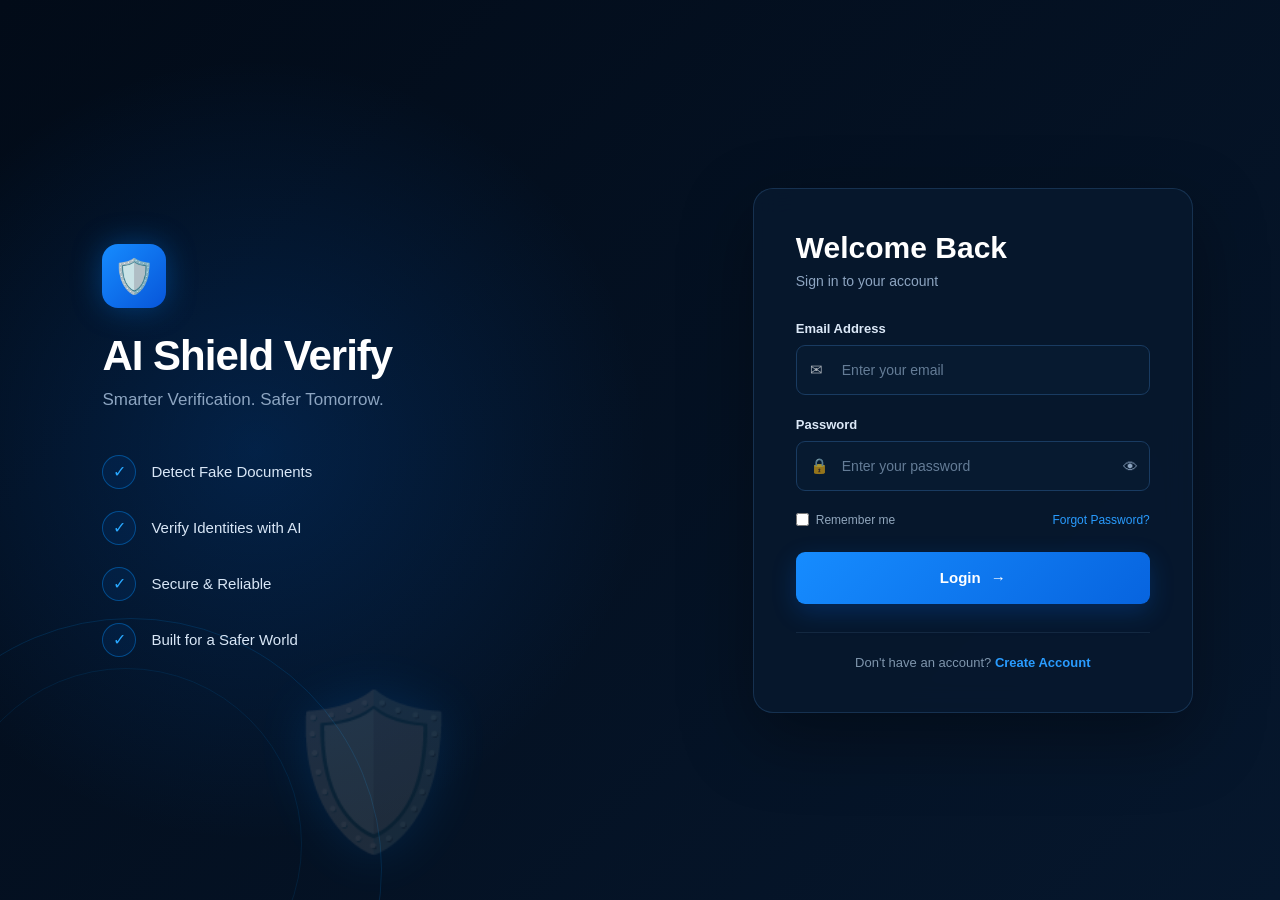
<file: index.html>
<!DOCTYPE html>
<html lang="en">
<head>
    <meta charset="UTF-8">
    <meta name="viewport" content="width=device-width, initial-scale=1.0">

    <title>AI Shield Verify - Login</title>

    <link rel="stylesheet" href="style.css">
</head>

<body>

    <div class="login-container">

        <!-- LEFT SIDE -->
        <div class="login-brand">

            <div class="brand-logo">
                🛡️
            </div>

            <h1>AI Shield Verify</h1>

            <p class="brand-subtitle">
                Smarter Verification. Safer Tomorrow.
            </p>

            <div class="feature-list">

                <div class="feature-item">
                    <span>✓</span>
                    <p>Detect Fake Documents</p>
                </div>

                <div class="feature-item">
                    <span>✓</span>
                    <p>Verify Identities with AI</p>
                </div>

                <div class="feature-item">
                    <span>✓</span>
                    <p>Secure & Reliable</p>
                </div>

                <div class="feature-item">
                    <span>✓</span>
                    <p>Built for a Safer World</p>
                </div>

            </div>

            <div class="shield-illustration">
                🛡️
            </div>

        </div>


        <!-- RIGHT SIDE -->
        <div class="login-section">

            <div class="login-card">

                <div class="login-header">

                    <h2>Welcome Back</h2>

                    <p>
                        Sign in to your account
                    </p>

                </div>


                <form id="loginForm">

                    <!-- EMAIL -->
                    <div class="input-group">

                        <label for="email">
                            Email Address
                        </label>

                        <div class="input-wrapper">

                            <span class="input-icon">✉</span>

                            <input
                                type="email"
                                id="email"
                                placeholder="Enter your email"
                                required
                            >

                        </div>

                    </div>


                    <!-- PASSWORD -->
                    <div class="input-group">

                        <label for="password">
                            Password
                        </label>

                        <div class="password-box">

                            <span class="input-icon">🔒</span>

                            <input
                                type="password"
                                id="password"
                                placeholder="Enter your password"
                                required
                            >

                            <button
                                type="button"
                                id="togglePassword"
                                class="toggle-password"
                            >
                                👁
                            </button>

                        </div>

                    </div>


                    <!-- OPTIONS -->
                    <div class="login-options">

                        <label class="remember-option">

                            <input
                                type="checkbox"
                                id="remember"
                            >

                            <span>Remember me</span>

                        </label>

                        <a href="#">
                            Forgot Password?
                        </a>

                    </div>


                    <!-- LOGIN BUTTON -->
                    <button
                        type="submit"
                        class="login-btn"
                    >
                        Login
                        <span>→</span>
                    </button>


                    <!-- MESSAGE -->
                    <p id="message"></p>

                </form>


                <!-- REGISTER -->
                <div class="register">

                    <p>
                        Don't have an account?
                        <a href="register.html">
                            Create Account
                        </a>
                    </p>

                </div>

            </div>

        </div>

    </div>


    <script src="login.js"></script>

</body>
</html>
</file>
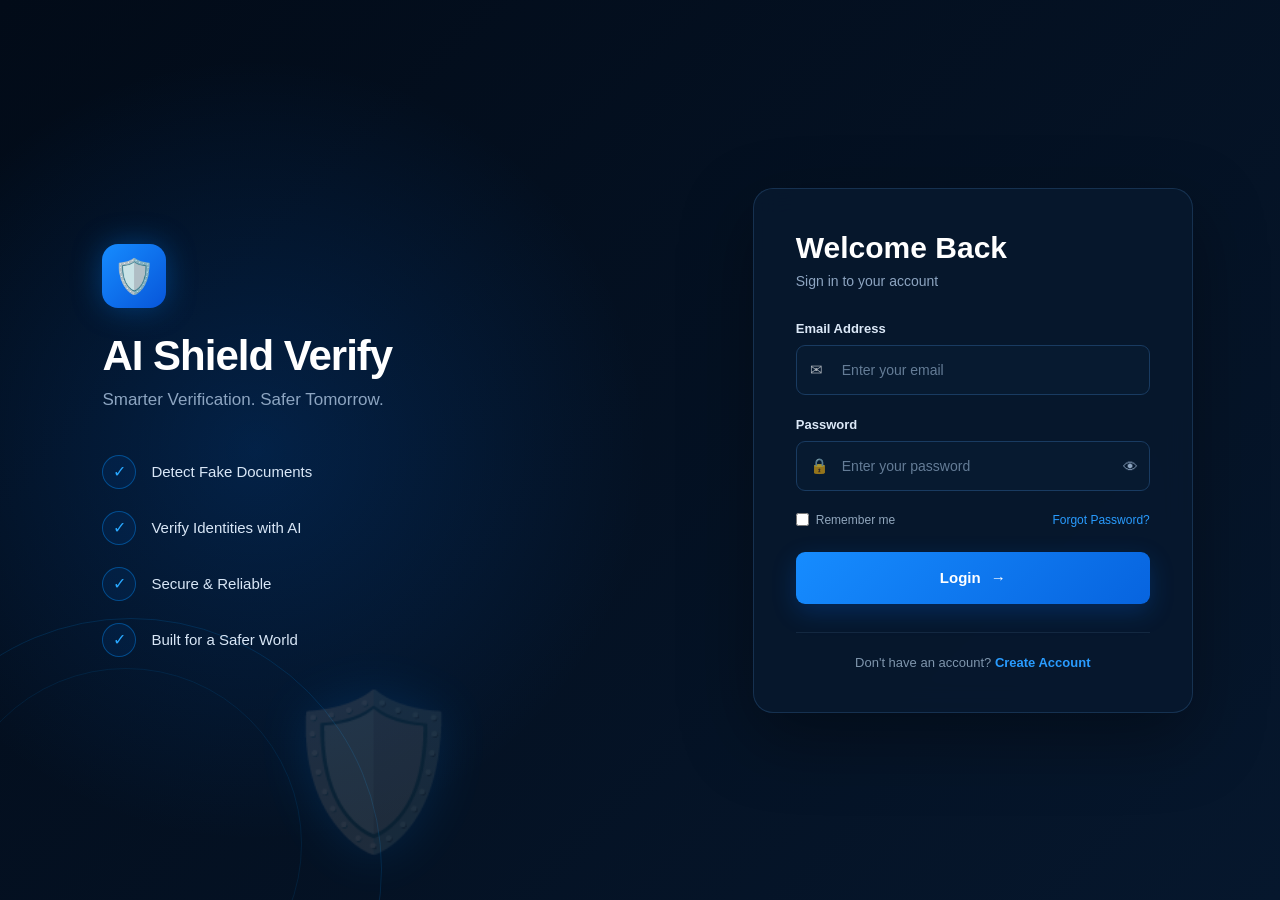
<file: dashboard.html>
<!DOCTYPE html>
<html lang="en">

<head>
    <meta charset="UTF-8">
    <meta name="viewport" content="width=device-width, initial-scale=1.0">

    <title>AI Shield Verify - Dashboard</title>

    <link rel="stylesheet" href="dashboard.css">
</head>

<body>

<div class="app-container">

    <!-- ================= SIDEBAR ================= -->

    <aside class="sidebar">

        <div class="brand">

            <div class="brand-icon">🛡️</div>

            <div>
                <h2>AI Shield Verify</h2>
                <span>Identity Security</span>
            </div>

        </div>


        <nav class="sidebar-nav">

            <a href="dashboard.html" class="nav-item active">
                <span>📊</span>
                Dashboard
            </a>

            <a href="verification.html" class="nav-item">
                <span>🔍</span>
                Verify ID
            </a>

            <a href="documents.html" class="nav-item">
                <span>📄</span>
                Documents
            </a>

            <a href="reports.html" class="nav-item">
                <span>📑</span>
                Reports
            </a>

            <a href="settings.html" class="nav-item">
                <span>⚙️</span>
                Settings
            </a>

        </nav>


        <button class="logout-btn" id="logoutBtn">
            🚪 Logout
        </button>

    </aside>


    <!-- ================= MAIN ================= -->

    <main class="main-content">

        <!-- TOP BAR -->

        <header class="topbar">

            <button class="mobile-menu" id="mobileMenu">
                ☰
            </button>

            <div class="search-box">

                <span>🔎</span>

                <input
                    type="text"
                    placeholder="Search documents, users, reports..."
                >

            </div>


            <div class="top-right">

                <button class="notification-btn">
                    🔔
                    <span class="notification-dot"></span>
                </button>


                <div class="profile">

                    <div class="profile-avatar">
                        👤
                    </div>

                    <div class="profile-info">

                        <strong id="userName">
                            User
                        </strong>

                        <span id="userEmail">
                            user@email.com
                        </span>

                    </div>

                </div>

            </div>

        </header>


        <!-- CONTENT -->

        <section class="dashboard-content">


            <!-- WELCOME -->

            <div class="welcome-row">

                <div>

                    <h1>
                        Welcome back, <span id="welcomeName">User</span> 👋
                    </h1>

                    <p>
                        Here's what's happening with your verification system.
                    </p>

                </div>


                <select class="period-select">
                    <option>Last 7 days</option>
                    <option>Last 30 days</option>
                    <option>Last 90 days</option>
                </select>

            </div>


            <!-- ================= STAT CARDS ================= -->

            <div class="stats-grid">


                <div class="stat-card">

                    <div class="stat-top">

                        <div class="stat-icon blue">
                            📄
                        </div>

                    </div>

                    <p>Total Verifications</p>

                    <h2 id="totalCount">0</h2>

                    <span class="stat-note">
                        All verification attempts
                    </span>

                </div>


                <div class="stat-card">

                    <div class="stat-top">

                        <div class="stat-icon green">
                            ✓
                        </div>

                    </div>

                    <p>Verified</p>

                    <h2 id="verifiedCount">0</h2>

                    <span class="stat-note green-text">
                        Successfully verified
                    </span>

                </div>


                <div class="stat-card">

                    <div class="stat-top">

                        <div class="stat-icon yellow">
                            !
                        </div>

                    </div>

                    <p>Review</p>

                    <h2 id="pendingCount">0</h2>

                    <span class="stat-note yellow-text">
                        Needs manual review
                    </span>

                </div>


                <div class="stat-card">

                    <div class="stat-top">

                        <div class="stat-icon red">
                            ⚠
                        </div>

                    </div>

                    <p>Suspicious</p>

                    <h2 id="suspiciousCount">0</h2>

                    <span class="stat-note red-text">
                        Suspicious documents
                    </span>

                </div>

            </div>


            <!-- ================= LOWER GRID ================= -->

            <div class="dashboard-grid">


                <!-- VERIFICATION TREND -->

                <div class="dashboard-card trend-card">

                    <div class="card-header">

                        <div>

                            <h3>Verification Trend</h3>

                            <p>
                                Recent verification activity
                            </p>

                        </div>

                    </div>


                    <div class="chart-container">

                        <div class="y-labels">
                            <span>10</span>
                            <span>8</span>
                            <span>6</span>
                            <span>4</span>
                            <span>2</span>
                            <span>0</span>
                        </div>

                        <div class="chart-area">

                            <div class="grid-line line-1"></div>
                            <div class="grid-line line-2"></div>
                            <div class="grid-line line-3"></div>
                            <div class="grid-line line-4"></div>
                            <div class="grid-line line-5"></div>

                            <div class="bars">

                                <div class="bar" style="height:35%">
                                    <span>3</span>
                                </div>

                                <div class="bar" style="height:55%">
                                    <span>5</span>
                                </div>

                                <div class="bar" style="height:45%">
                                    <span>4</span>
                                </div>

                                <div class="bar" style="height:65%">
                                    <span>6</span>
                                </div>

                                <div class="bar" style="height:55%">
                                    <span>5</span>
                                </div>

                                <div class="bar" style="height:75%">
                                    <span>7</span>
                                </div>

                                <div class="bar" style="height:90%">
                                    <span>9</span>
                                </div>

                            </div>

                            <div class="chart-days">

                                <span>Sep 7</span>
                                <span>Sep 8</span>
                                <span>Sep 9</span>
                                <span>Sep 10</span>
                                <span>Sep 11</span>
                                <span>Sep 12</span>
                                <span>Sep 13</span>

                            </div>

                        </div>

                    </div>

                </div>


                <!-- RECENT VERIFICATIONS -->

                <div class="dashboard-card recent-card">

                    <div class="card-header">

                        <div>

                            <h3>Recent Verifications</h3>

                            <p>
                                Latest verification activity
                            </p>

                        </div>

                        <a href="reports.html">
                            View all →
                        </a>

                    </div>


                    <div class="table-wrapper">

                        <table>

                            <thead>

                                <tr>
                                    <th>Document</th>
                                    <th>Status</th>
                                    <th>Score</th>
                                    <th>Date</th>
                                </tr>

                            </thead>

                            <tbody id="recentVerifications">

                                <tr>
                                    <td colspan="4" class="loading">
                                        Loading...
                                    </td>
                                </tr>

                            </tbody>

                        </table>

                    </div>

                </div>

            </div>


            <!-- ================= QUICK ACTIONS ================= -->

            <div class="quick-actions">

                <div class="dashboard-card action-card">

                    <div class="action-icon">
                        🔍
                    </div>

                    <div>

                        <h3>Verify New Document</h3>

                        <p>
                            Upload an identity document for AI screening.
                        </p>

                    </div>

                    <a href="verification.html">
                        Verify ID →
                    </a>

                </div>


                <div class="dashboard-card action-card">

                    <div class="action-icon">
                        📄
                    </div>

                    <div>

                        <h3>Manage Documents</h3>

                        <p>
                            View and manage your uploaded documents.
                        </p>

                    </div>

                    <a href="documents.html">
                        Documents →
                    </a>

                </div>

            </div>


        </section>

    </main>

</div>


<script src="dashboard.js"></script>

</body>
</html>
</file>
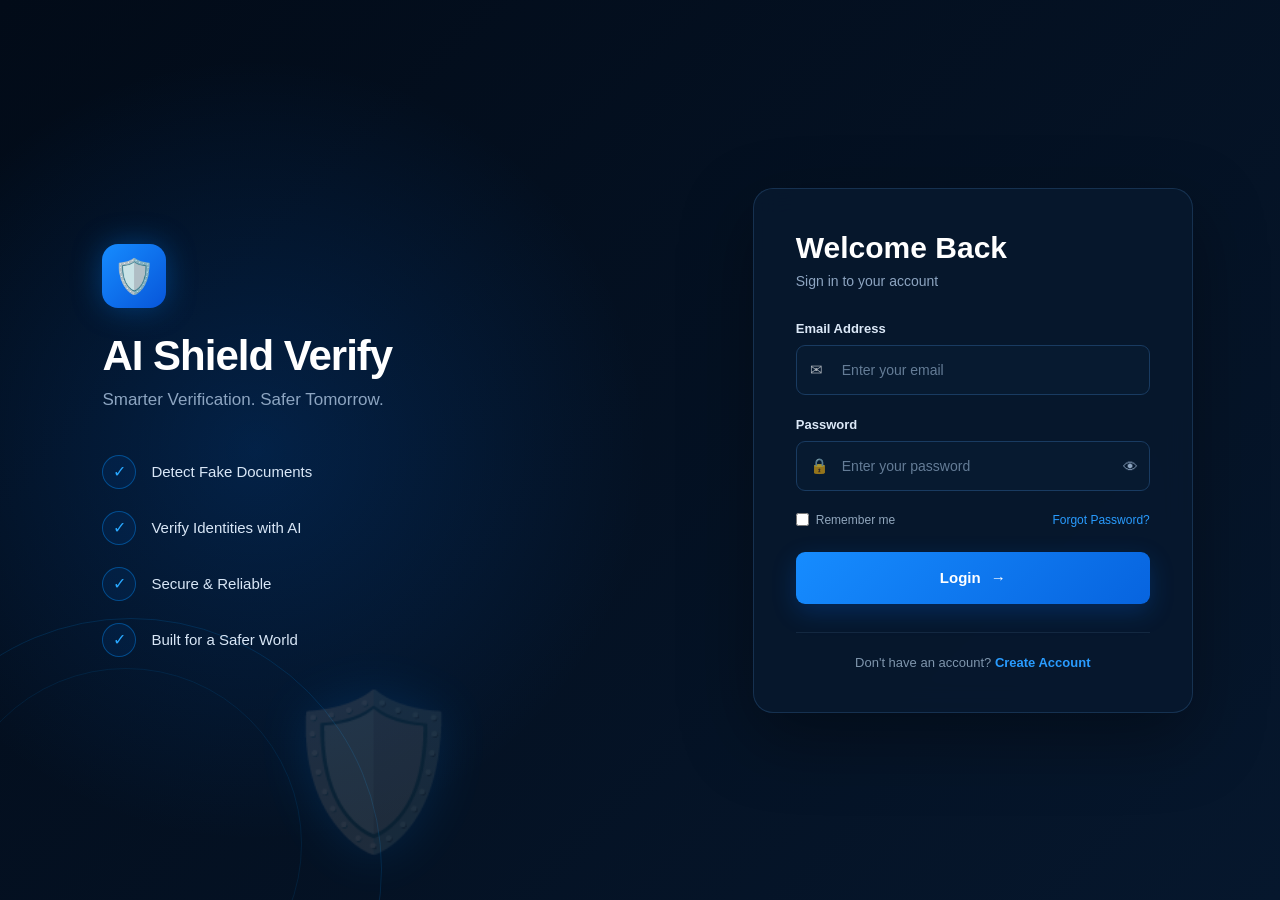
<file: documents.html>
<!DOCTYPE html>
<html lang="en">
<head>
    <meta charset="UTF-8">
    <meta name="viewport" content="width=device-width, initial-scale=1.0">

    <title>ID Verify - Documents</title>

    <link rel="stylesheet" href="documents.css">
</head>

<body>

<div class="app">

    <!-- Sidebar -->
    <aside class="sidebar">

        <div class="brand">
            <div class="brand-logo">🛡️</div>

            <div>
                <h2>ID Verify</h2>
                <span>Identity Security</span>
            </div>
        </div>

        <nav class="nav">

            <a href="dashboard.html" class="nav-item">
                <span>📊</span>
                Dashboard
            </a>

            <a href="verification.html" class="nav-item">
                <span>🔍</span>
                Verify ID
            </a>

            <a href="documents.html" class="nav-item active">
                <span>📄</span>
                Documents
            </a>

            <a href="reports.html" class="nav-item">
                <span>📈</span>
                Reports
            </a>

            <a href="settings.html" class="nav-item">
                <span>⚙️</span>
                Settings
            </a>

        </nav>

        <button class="logout-btn" id="logoutBtn">
            🚪 Logout
        </button>

    </aside>


    <!-- Main -->
    <main class="main">

        <!-- Header -->
        <header class="topbar">

            <div>
                <h1>Documents</h1>

                <p>
                    Manage your identity verification documents.
                </p>
            </div>

            <div class="profile">

                <div class="profile-icon">
                    👤
                </div>

                <div>
                    <strong id="userName">User</strong>

                    <small id="userEmail">
                        user@email.com
                    </small>
                </div>

            </div>

        </header>


        <!-- Statistics -->
        <section class="document-stats">

            <div class="stat-card">

                <div class="stat-icon blue">
                    📄
                </div>

                <div>
                    <p>Total Documents</p>
                    <h2 id="totalDocuments">0</h2>
                </div>

            </div>


            <div class="stat-card">

                <div class="stat-icon green">
                    ✓
                </div>

                <div>
                    <p>Verified</p>
                    <h2 id="verifiedDocuments">0</h2>
                </div>

            </div>


            <div class="stat-card">

                <div class="stat-icon red">
                    ⚠
                </div>

                <div>
                    <p>Suspicious</p>
                    <h2 id="suspiciousDocuments">0</h2>
                </div>

            </div>


            <div class="stat-card">

                <div class="stat-icon orange">
                    ⏳
                </div>

                <div>
                    <p>Pending</p>
                    <h2 id="pendingDocuments">0</h2>
                </div>

            </div>

        </section>


        <!-- Document Section -->
        <section class="documents-card">

            <div class="section-header">

                <div>
                    <h2>My Documents</h2>

                    <p>
                        All uploaded identity documents
                    </p>
                </div>

                <button
                    class="upload-btn"
                    onclick="goToVerification()"
                >
                    + Upload Document
                </button>

            </div>


            <!-- Search & Filter -->
            <div class="filters">

                <div class="search-box">

                    <span>🔍</span>

                    <input
                        type="text"
                        id="searchInput"
                        placeholder="Search documents..."
                    >

                </div>


                <select id="statusFilter">

                    <option value="all">
                        All Status
                    </option>

                    <option value="Verified">
                        Verified
                    </option>

                    <option value="Suspicious">
                        Suspicious
                    </option>

                    <option value="Pending">
                        Pending
                    </option>

                </select>

            </div>


            <!-- Table -->
            <div class="table-container">

                <table>

                    <thead>

                        <tr>
                            <th>Document ID</th>
                            <th>Document Type</th>
                            <th>Date</th>
                            <th>Confidence</th>
                            <th>Status</th>
                            <th>Action</th>
                        </tr>

                    </thead>

                    <tbody id="documentTable">

                    </tbody>

                </table>


                <!-- Empty State -->
                <div
                    class="empty-state"
                    id="emptyState"
                    style="display: none;"
                >

                    <div>📂</div>

                    <h3>
                        No documents found
                    </h3>

                    <p>
                        Upload an identity document to start verification.
                    </p>

                    <button
                        onclick="goToVerification()"
                    >
                        Upload Document
                    </button>

                </div>

            </div>

        </section>

    </main>

</div>


<!-- Document View Modal -->
<div
    class="modal"
    id="documentModal"
>

    <div class="modal-content">

        <button
            class="close-btn"
            id="closeModal"
        >
            ✕
        </button>

        <h2>Document Details</h2>

        <div class="modal-details">

            <p>
                <strong>Document ID:</strong>
                <span id="modalId"></span>
            </p>

            <p>
                <strong>Document Type:</strong>
                <span id="modalType"></span>
            </p>

            <p>
                <strong>Date:</strong>
                <span id="modalDate"></span>
            </p>

            <p>
                <strong>Confidence:</strong>
                <span id="modalConfidence"></span>
            </p>

            <p>
                <strong>Status:</strong>
                <span id="modalStatus"></span>
            </p>

        </div>

    </div>

</div>


<script src="documents.js"></script>

</body>
</html>
```
</file>
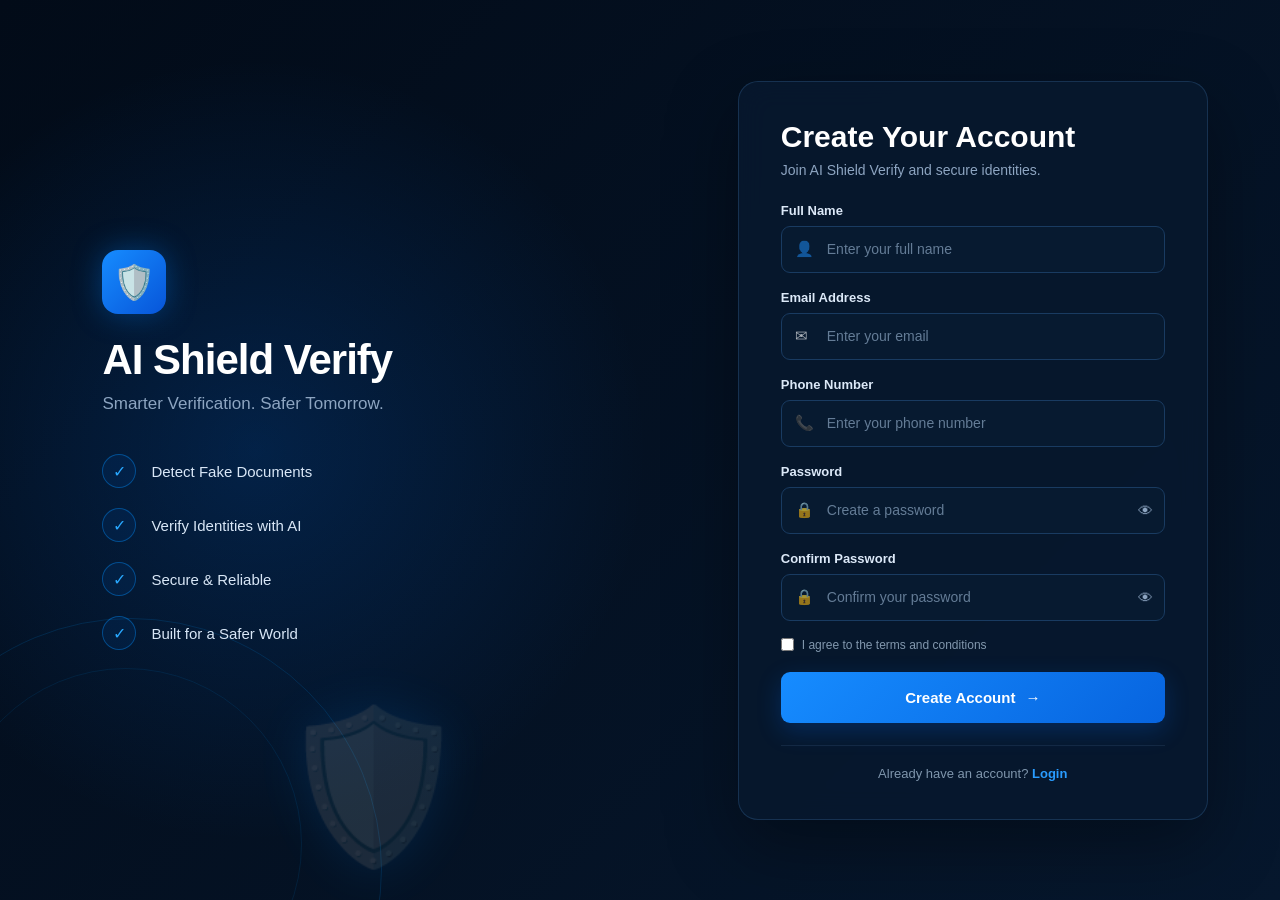
<file: register.html>
<!DOCTYPE html>
<html lang="en">

<head>
    <meta charset="UTF-8">
    <meta name="viewport" content="width=device-width, initial-scale=1.0">

    <title>AI Shield Verify - Register</title>

    <link rel="stylesheet" href="register.css">
</head>

<body>

    <div class="register-container">

        <!-- LEFT SIDE -->
        <div class="register-brand">

            <div class="brand-logo">
                🛡️
            </div>

            <h1>AI Shield Verify</h1>

            <p class="brand-subtitle">
                Smarter Verification. Safer Tomorrow.
            </p>

            <div class="feature-list">

                <div class="feature-item">
                    <span>✓</span>
                    <p>Detect Fake Documents</p>
                </div>

                <div class="feature-item">
                    <span>✓</span>
                    <p>Verify Identities with AI</p>
                </div>

                <div class="feature-item">
                    <span>✓</span>
                    <p>Secure & Reliable</p>
                </div>

                <div class="feature-item">
                    <span>✓</span>
                    <p>Built for a Safer World</p>
                </div>

            </div>

            <div class="shield-illustration">
                🛡️
            </div>

        </div>


        <!-- RIGHT SIDE -->
        <div class="register-section">

            <div class="register-card">

                <div class="register-header">

                    <h2>Create Your Account</h2>

                    <p>
                        Join AI Shield Verify and secure identities.
                    </p>

                </div>


                <form id="registerForm">

                    <!-- FULL NAME -->
                    <div class="input-group">

                        <label for="fullName">
                            Full Name
                        </label>

                        <div class="input-wrapper">

                            <span class="input-icon">👤</span>

                            <input
                                type="text"
                                id="fullName"
                                placeholder="Enter your full name"
                                required
                            >

                        </div>

                    </div>


                    <!-- EMAIL -->
                    <div class="input-group">

                        <label for="email">
                            Email Address
                        </label>

                        <div class="input-wrapper">

                            <span class="input-icon">✉</span>

                            <input
                                type="email"
                                id="email"
                                placeholder="Enter your email"
                                required
                            >

                        </div>

                    </div>


                    <!-- PHONE -->
                    <div class="input-group">

                        <label for="phone">
                            Phone Number
                        </label>

                        <div class="input-wrapper">

                            <span class="input-icon">📞</span>

                            <input
                                type="tel"
                                id="phone"
                                placeholder="Enter your phone number"
                                maxlength="10"
                                required
                            >

                        </div>

                    </div>


                    <!-- PASSWORD -->
                    <div class="input-group">

                        <label for="password">
                            Password
                        </label>

                        <div class="password-box">

                            <span class="input-icon">🔒</span>

                            <input
                                type="password"
                                id="password"
                                placeholder="Create a password"
                                required
                            >

                            <button
                                type="button"
                                class="toggle-password"
                                id="togglePassword">
                                👁
                            </button>

                        </div>

                    </div>


                    <!-- CONFIRM PASSWORD -->
                    <div class="input-group">

                        <label for="confirmPassword">
                            Confirm Password
                        </label>

                        <div class="password-box">

                            <span class="input-icon">🔒</span>

                            <input
                                type="password"
                                id="confirmPassword"
                                placeholder="Confirm your password"
                                required
                            >

                            <button
                                type="button"
                                class="toggle-password"
                                id="toggleConfirmPassword">
                                👁
                            </button>

                        </div>

                    </div>


                    <!-- TERMS -->
                    <div class="terms">

                        <label>

                            <input
                                type="checkbox"
                                id="terms"
                                required
                            >

                            <span>
                                I agree to the terms and conditions
                            </span>

                        </label>

                    </div>


                    <!-- REGISTER BUTTON -->
                    <button
                        type="submit"
                        class="register-btn">

                        Create Account
                        <span>→</span>

                    </button>


                    <!-- MESSAGE -->
                    <p id="message"></p>

                </form>


                <!-- LOGIN -->
                <div class="login-link">

                    <p>
                        Already have an account?

                        <a href="index.html">
                            Login
                        </a>
                    </p>

                </div>

            </div>

        </div>

    </div>


    <script src="register.js"></script>

</body>

</html>
</file>
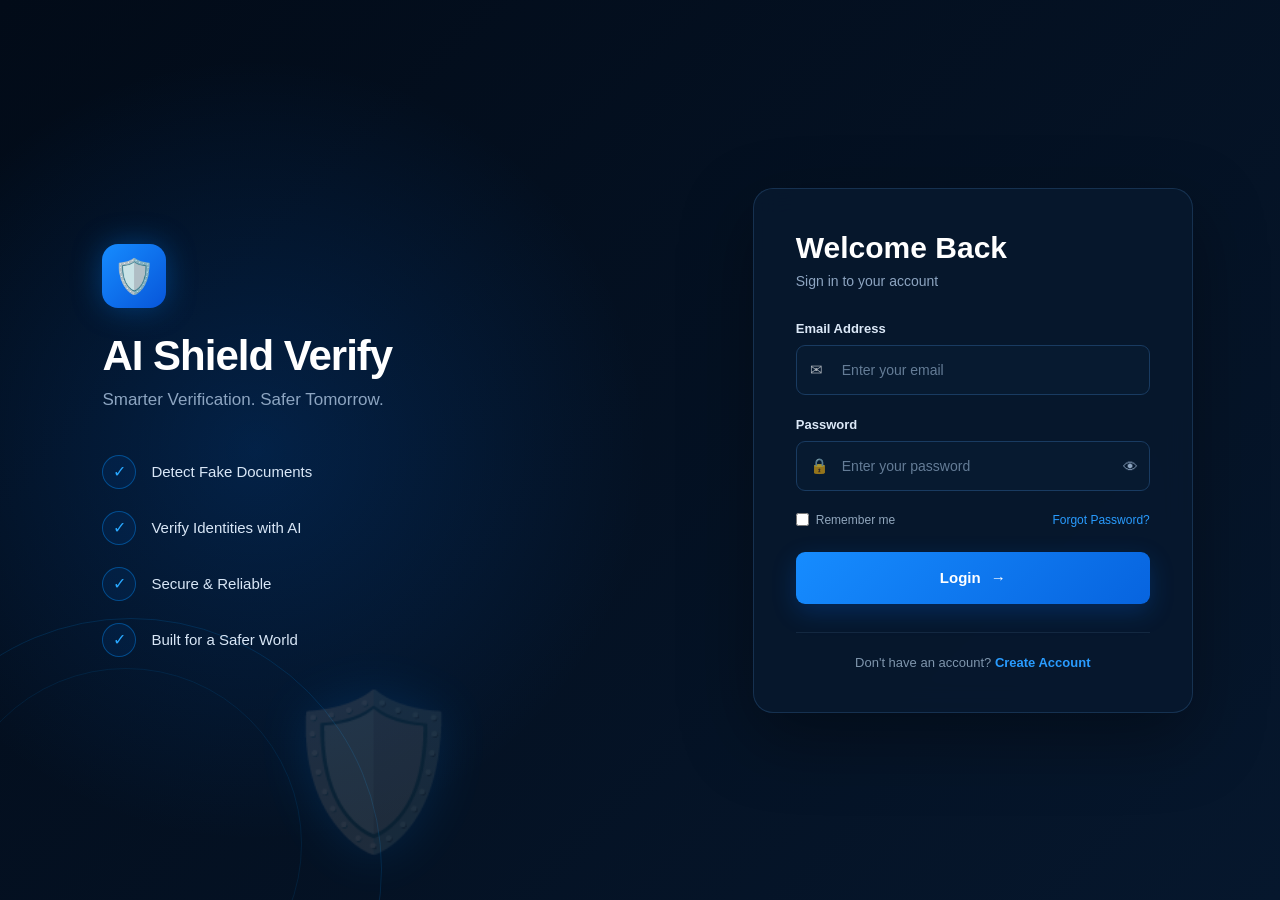
<file: reports.html>
<!DOCTYPE html>
<html lang="en">

<head>
    <meta charset="UTF-8">
    <meta name="viewport" content="width=device-width, initial-scale=1.0">

    <title>ID Verify - Reports</title>

    <link rel="stylesheet" href="reports.css">
</head>

<body>

<div class="app">

    <!-- ================= SIDEBAR ================= -->

    <aside class="sidebar">

        <div class="brand">

            <div class="brand-logo">
                🛡️
            </div>

            <div>
                <h2>ID Verify</h2>
                <span>Identity Security</span>
            </div>

        </div>


        <nav class="nav">

            <a href="dashboard.html" class="nav-item">
                <span>📊</span>
                Dashboard
            </a>

            <a href="verification.html" class="nav-item">
                <span>🔍</span>
                Verify ID
            </a>

            <a href="documents.html" class="nav-item">
                <span>📄</span>
                Documents
            </a>

            <a href="reports.html" class="nav-item active">
                <span>📈</span>
                Reports
            </a>

            <a href="settings.html" class="nav-item">
                <span>⚙️</span>
                Settings
            </a>

        </nav>


        <button class="logout-btn" id="logoutBtn">
            🚪 Logout
        </button>

    </aside>


    <!-- ================= MAIN ================= -->

    <main class="main">

        <!-- Header -->

        <header class="topbar">

            <div>

                <h1>Reports & Analytics</h1>

                <p>
                    View identity verification statistics and reports.
                </p>

            </div>


            <div class="profile">

                <div class="profile-icon">
                    👤
                </div>

                <div>

                    <strong id="userName">
                        User
                    </strong>

                    <small id="userEmail">
                        user@email.com
                    </small>

                </div>

            </div>

        </header>


        <!-- ================= STATISTICS ================= -->

        <section class="stats">

            <div class="stat-card">

                <div class="stat-icon blue">
                    📋
                </div>

                <div>

                    <p>Total Verifications</p>

                    <h2 id="totalCount">
                        0
                    </h2>

                </div>

            </div>


            <div class="stat-card">

                <div class="stat-icon green">
                    ✓
                </div>

                <div>

                    <p>Verified</p>

                    <h2 id="verifiedCount">
                        0
                    </h2>

                </div>

            </div>


            <div class="stat-card">

                <div class="stat-icon red">
                    ⚠
                </div>

                <div>

                    <p>Suspicious</p>

                    <h2 id="suspiciousCount">
                        0
                    </h2>

                </div>

            </div>


            <div class="stat-card">

                <div class="stat-icon orange">
                    ⏳
                </div>

                <div>

                    <p>Pending</p>

                    <h2 id="pendingCount">
                        0
                    </h2>

                </div>

            </div>

        </section>


        <!-- ================= ANALYTICS ================= -->

        <section class="analytics">

            <!-- Verification Rate -->

            <div class="analytics-card">

                <div class="card-header">

                    <div>

                        <h2>Verification Success Rate</h2>

                        <p>
                            Overall verification performance
                        </p>

                    </div>

                </div>


                <div class="rate-container">

                    <div class="circle">

                        <div class="circle-inner">

                            <strong id="successRate">
                                0%
                            </strong>

                            <span>
                                Success
                            </span>

                        </div>

                    </div>


                    <div class="rate-details">

                        <div class="rate-row">

                            <span>
                                Verified
                            </span>

                            <strong
                                id="verifiedPercentage">
                                0%
                            </strong>

                        </div>


                        <div class="rate-row">

                            <span>
                                Suspicious
                            </span>

                            <strong
                                id="suspiciousPercentage">
                                0%
                            </strong>

                        </div>


                        <div class="rate-row">

                            <span>
                                Pending
                            </span>

                            <strong
                                id="pendingPercentage">
                                0%
                            </strong>

                        </div>

                    </div>

                </div>

            </div>


            <!-- Document Types -->

            <div class="analytics-card">

                <div class="card-header">

                    <div>

                        <h2>Document Types</h2>

                        <p>
                            Verification by document type
                        </p>

                    </div>

                </div>


                <div class="document-chart">

                    <div class="chart-row">

                        <span>Aadhaar Card</span>

                        <div class="bar">
                            <div
                                class="bar-fill"
                                id="aadhaarBar">
                            </div>
                        </div>

                        <strong id="aadhaarCount">
                            0
                        </strong>

                    </div>


                    <div class="chart-row">

                        <span>PAN Card</span>

                        <div class="bar">
                            <div
                                class="bar-fill"
                                id="panBar">
                            </div>
                        </div>

                        <strong id="panCount">
                            0
                        </strong>

                    </div>


                    <div class="chart-row">

                        <span>Passport</span>

                        <div class="bar">
                            <div
                                class="bar-fill"
                                id="passportBar">
                            </div>
                        </div>

                        <strong id="passportCount">
                            0
                        </strong>

                    </div>


                    <div class="chart-row">

                        <span>Driving Licence</span>

                        <div class="bar">
                            <div
                                class="bar-fill"
                                id="licenceBar">
                            </div>
                        </div>

                        <strong id="licenceCount">
                            0
                        </strong>

                    </div>


                    <div class="chart-row">

                        <span>Voter ID</span>

                        <div class="bar">
                            <div
                                class="bar-fill"
                                id="voterBar">
                            </div>
                        </div>

                        <strong id="voterCount">
                            0
                        </strong>

                    </div>

                </div>

            </div>

        </section>


        <!-- ================= REPORT TABLE ================= -->

        <section class="report-card">

            <div class="report-header">

                <div>

                    <h2>Verification Report</h2>

                    <p>
                        Detailed verification history
                    </p>

                </div>


                <button
                    class="export-btn"
                    id="exportBtn"
                >
                    ⬇ Export CSV
                </button>

            </div>


            <!-- Filters -->

            <div class="filters">

                <div class="search-box">

                    🔍

                    <input
                        type="text"
                        id="searchInput"
                        placeholder="Search reports..."
                    >

                </div>


                <select id="statusFilter">

                    <option value="all">
                        All Status
                    </option>

                    <option value="Verified">
                        Verified
                    </option>

                    <option value="Suspicious">
                        Suspicious
                    </option>

                    <option value="Pending">
                        Pending
                    </option>

                </select>

            </div>


            <!-- Table -->

            <div class="table-container">

                <table>

                    <thead>

                        <tr>

                            <th>ID</th>

                            <th>Document</th>

                            <th>Date</th>

                            <th>Confidence</th>

                            <th>Status</th>

                        </tr>

                    </thead>


                    <tbody id="reportTable">

                    </tbody>

                </table>


                <div
                    class="empty"
                    id="emptyState"
                >

                    📊

                    <h3>
                        No verification reports
                    </h3>

                    <p>
                        Complete an ID verification to generate reports.
                    </p>

                </div>

            </div>

        </section>

    </main>

</div>


<script src="reports.js"></script>

</body>
</html>
```
</file>
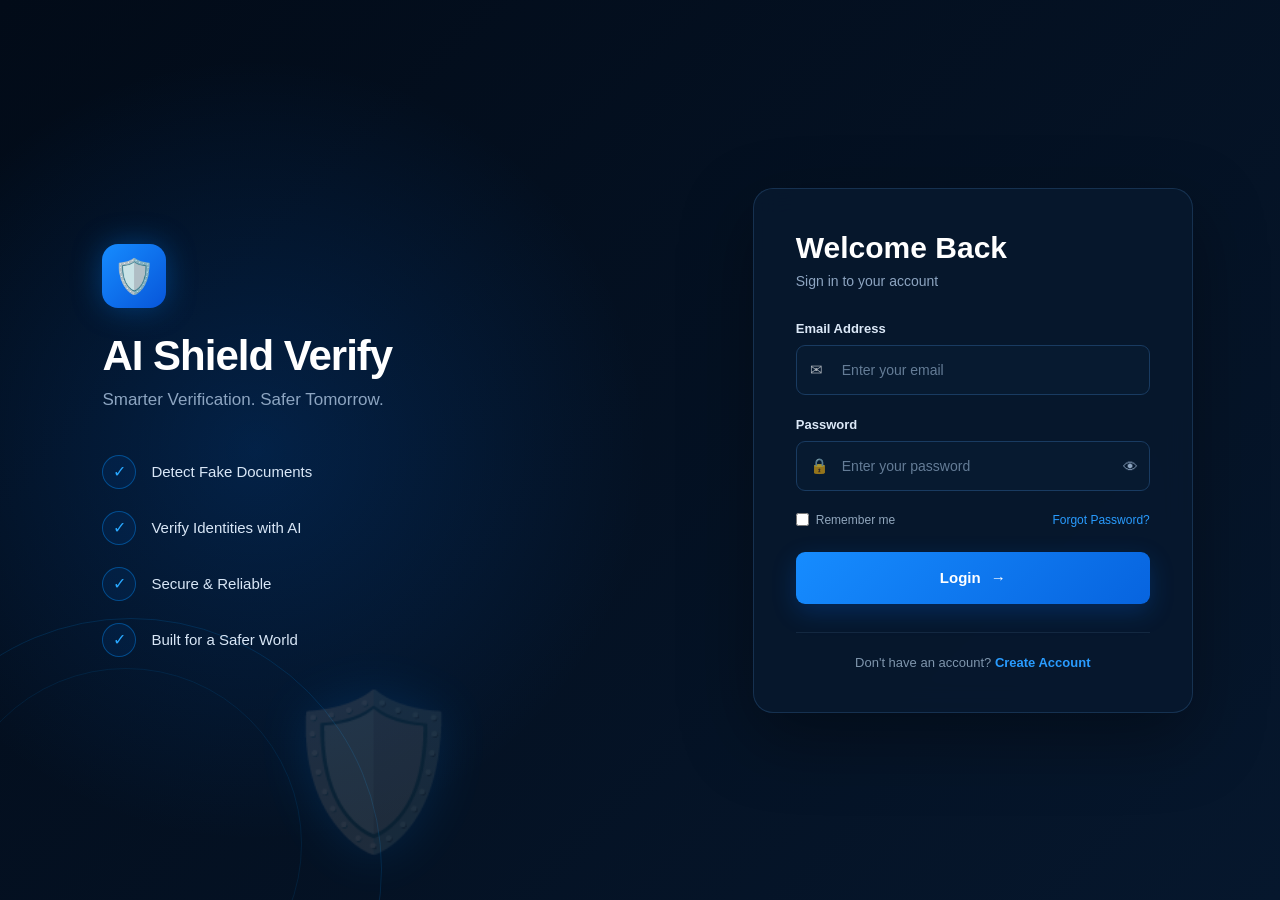
<file: settings.html>
<!DOCTYPE html>
<html lang="en">

<head>
    <meta charset="UTF-8">
    <meta name="viewport" content="width=device-width, initial-scale=1.0">

    <title>ID Verify - Settings</title>

    <link rel="stylesheet" href="settings.css">
</head>

<body>

<div class="app">

    <!-- ================= SIDEBAR ================= -->

    <aside class="sidebar">

        <div class="brand">

            <div class="brand-logo">
                🛡️
            </div>

            <div>
                <h2>ID Verify</h2>
                <span>Identity Security</span>
            </div>

        </div>


        <nav class="nav">

            <a href="dashboard.html" class="nav-item">
                <span>📊</span>
                Dashboard
            </a>

            <a href="verification.html" class="nav-item">
                <span>🔍</span>
                Verify ID
            </a>

            <a href="documents.html" class="nav-item">
                <span>📄</span>
                Documents
            </a>

            <a href="reports.html" class="nav-item">
                <span>📈</span>
                Reports
            </a>

            <a href="settings.html" class="nav-item active">
                <span>⚙️</span>
                Settings
            </a>

        </nav>


        <button class="logout-btn" id="logoutBtn">
            🚪 Logout
        </button>

    </aside>


    <!-- ================= MAIN ================= -->

    <main class="main">

        <!-- Header -->

        <header class="topbar">

            <div>

                <h1>Settings</h1>

                <p>
                    Manage your account and application preferences.
                </p>

            </div>


            <div class="profile">

                <div class="profile-icon">
                    👤
                </div>

                <div>

                    <strong id="topUserName">
                        User
                    </strong>

                    <small id="topUserEmail">
                        user@email.com
                    </small>

                </div>

            </div>

        </header>


        <!-- ================= PROFILE ================= -->

        <section class="settings-card">

            <div class="section-title">

                <div class="section-icon">
                    👤
                </div>

                <div>

                    <h2>Profile Information</h2>

                    <p>
                        Update your personal information.
                    </p>

                </div>

            </div>


            <div class="form-grid">

                <div class="form-group">

                    <label>Full Name</label>

                    <input
                        type="text"
                        id="name"
                        placeholder="Enter your name"
                    >

                </div>


                <div class="form-group">

                    <label>Email Address</label>

                    <input
                        type="email"
                        id="email"
                        placeholder="Enter your email"
                    >

                </div>


                <div class="form-group">

                    <label>Phone Number</label>

                    <input
                        type="tel"
                        id="phone"
                        placeholder="Enter phone number"
                    >

                </div>


                <div class="form-group">

                    <label>Account Type</label>

                    <input
                        type="text"
                        value="Standard User"
                        disabled
                    >

                </div>

            </div>


            <button
                class="save-btn"
                id="saveProfile"
            >
                💾 Save Profile
            </button>

        </section>


        <!-- ================= NOTIFICATIONS ================= -->

        <section class="settings-card">

            <div class="section-title">

                <div class="section-icon">
                    🔔
                </div>

                <div>

                    <h2>Notifications</h2>

                    <p>
                        Control how you receive verification alerts.
                    </p>

                </div>

            </div>


            <div class="setting-row">

                <div>

                    <h3>Verification Alerts</h3>

                    <p>
                        Receive notifications when verification is completed.
                    </p>

                </div>


                <label class="switch">

                    <input
                        type="checkbox"
                        id="verificationAlerts"
                        checked
                    >

                    <span class="slider"></span>

                </label>

            </div>


            <div class="setting-row">

                <div>

                    <h3>Suspicious Activity Alerts</h3>

                    <p>
                        Get notified when suspicious documents are detected.
                    </p>

                </div>


                <label class="switch">

                    <input
                        type="checkbox"
                        id="securityAlerts"
                        checked
                    >

                    <span class="slider"></span>

                </label>

            </div>


            <div class="setting-row">

                <div>

                    <h3>Email Notifications</h3>

                    <p>
                        Receive important account updates through email.
                    </p>

                </div>


                <label class="switch">

                    <input
                        type="checkbox"
                        id="emailNotifications"
                        checked
                    >

                    <span class="slider"></span>

                </label>

            </div>

        </section>


        <!-- ================= SECURITY ================= -->

        <section class="settings-card">

            <div class="section-title">

                <div class="section-icon">
                    🔒
                </div>

                <div>

                    <h2>Security</h2>

                    <p>
                        Manage your account security settings.
                    </p>

                </div>

            </div>


            <div class="password-section">

                <div class="form-group">

                    <label>Current Password</label>

                    <input
                        type="password"
                        id="currentPassword"
                        placeholder="Enter current password"
                    >

                </div>


                <div class="form-group">

                    <label>New Password</label>

                    <input
                        type="password"
                        id="newPassword"
                        placeholder="Enter new password"
                    >

                </div>


                <div class="form-group">

                    <label>Confirm Password</label>

                    <input
                        type="password"
                        id="confirmPassword"
                        placeholder="Confirm new password"
                    >

                </div>

            </div>


            <button
                class="save-btn"
                id="changePassword"
            >
                🔐 Change Password
            </button>

        </section>


        <!-- ================= APPEARANCE ================= -->

        <section class="settings-card">

            <div class="section-title">

                <div class="section-icon">
                    🎨
                </div>

                <div>

                    <h2>Appearance</h2>

                    <p>
                        Customize the appearance of your application.
                    </p>

                </div>

            </div>


            <div class="setting-row">

                <div>

                    <h3>Dark Mode</h3>

                    <p>
                        Use dark theme for the application.
                    </p>

                </div>


                <label class="switch">

                    <input
                        type="checkbox"
                        id="darkMode"
                    >

                    <span class="slider"></span>

                </label>

            </div>

        </section>


        <!-- ================= DANGER ZONE ================= -->

        <section class="settings-card danger-card">

            <div class="section-title">

                <div class="section-icon danger-icon">
                    ⚠️
                </div>

                <div>

                    <h2>Account Actions</h2>

                    <p>
                        Manage your current session.
                    </p>

                </div>

            </div>


            <button
                class="logout-main"
                id="logoutMain"
            >
                🚪 Logout from Account
            </button>

        </section>

    </main>

</div>


<script src="settings.js"></script>

</body>
</html>
```
</file>
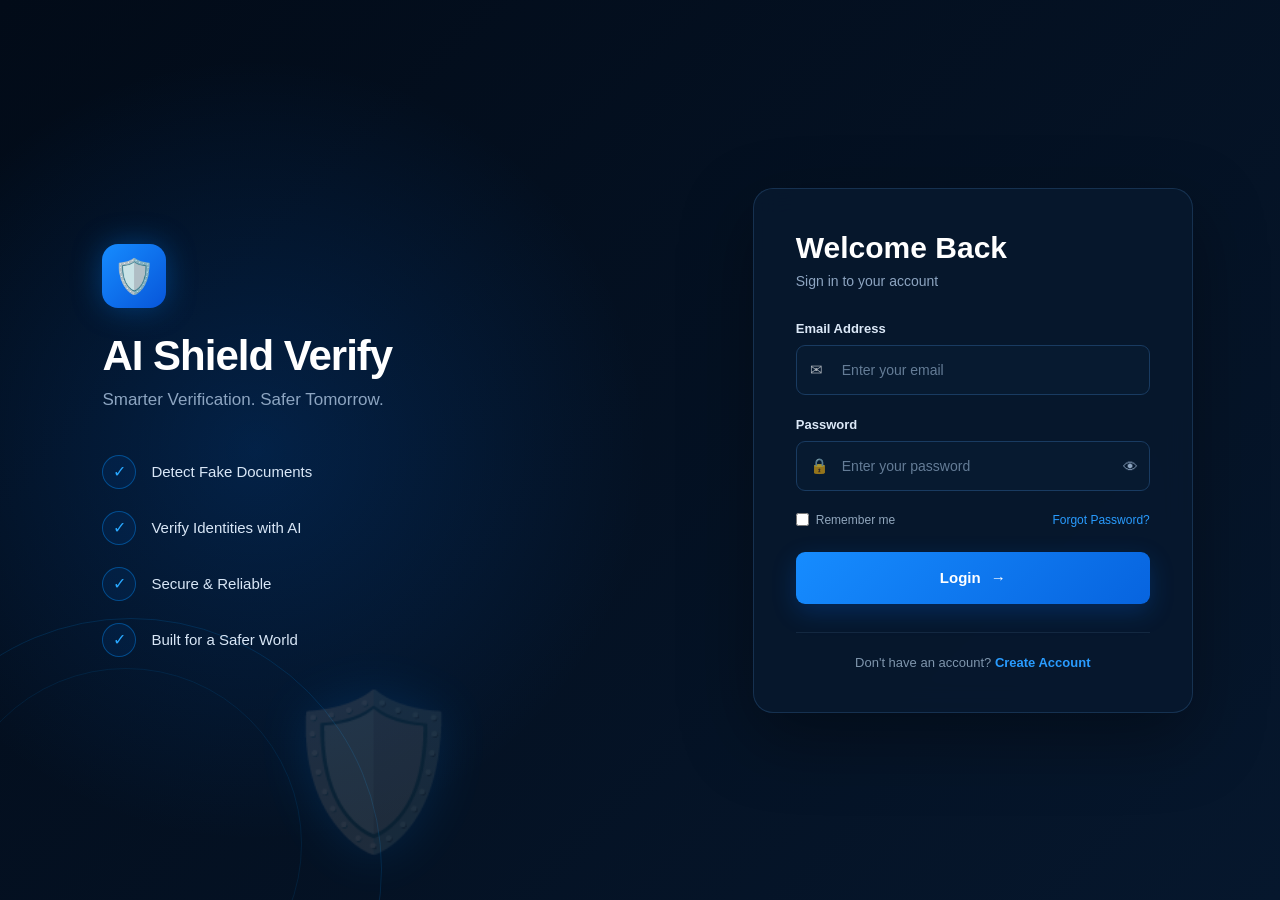
<file: verification.html>
<!DOCTYPE html>
<html lang="en">

<head>
    <meta charset="UTF-8">
    <meta name="viewport" content="width=device-width, initial-scale=1.0">

    <title>AI Shield Verify - Verify ID</title>

    <link rel="stylesheet" href="verification.css">
</head>

<body>

<div class="app-container">

    <!-- ================= SIDEBAR ================= -->

    <aside class="sidebar">

        <div class="brand">

            <div class="brand-icon">
                🛡️
            </div>

            <div>
                <h2>AI Shield Verify</h2>
                <span>Identity Security</span>
            </div>

        </div>


        <nav class="sidebar-nav">

            <a href="dashboard.html" class="nav-item">
                <span>📊</span>
                Dashboard
            </a>

            <a href="verification.html" class="nav-item active">
                <span>🔍</span>
                Verify ID
            </a>

            <a href="documents.html" class="nav-item">
                <span>📄</span>
                Documents
            </a>

            <a href="reports.html" class="nav-item">
                <span>📑</span>
                Reports
            </a>

            <a href="settings.html" class="nav-item">
                <span>⚙️</span>
                Settings
            </a>

        </nav>


        <button class="logout-btn" id="logoutBtn">
            🚪 Logout
        </button>

    </aside>


    <!-- ================= MAIN ================= -->

    <main class="main-content">

        <!-- TOPBAR -->

        <header class="topbar">

            <button class="mobile-menu" id="mobileMenu">
                ☰
            </button>

            <div class="search-box">

                🔎

                <input
                    type="text"
                    placeholder="Search..."
                >

            </div>


            <div class="top-right">

                <button class="notification-btn">
                    🔔
                </button>


                <div class="profile">

                    <div class="profile-avatar">
                        👤
                    </div>

                    <div class="profile-info">

                        <strong id="userName">
                            User
                        </strong>

                        <span id="userEmail">
                            user@email.com
                        </span>

                    </div>

                </div>

            </div>

        </header>


        <!-- ================= CONTENT ================= -->

        <section class="content">

            <!-- PAGE TITLE -->

            <div class="page-title">

                <div>

                    <h1>Verify Identity</h1>

                    <p>
                        Upload your identity document and let AI analyze it.
                    </p>

                </div>

            </div>


            <!-- ================= VERIFICATION CARD ================= -->

            <div class="verification-card">

                <!-- PROGRESS STEPS -->

                <div class="steps">

                    <div class="step active">

                        <div class="step-number">
                            1
                        </div>

                        <span>Upload</span>

                    </div>


                    <div class="step-line"></div>


                    <div class="step">

                        <div class="step-number">
                            2
                        </div>

                        <span>OCR</span>

                    </div>


                    <div class="step-line"></div>


                    <div class="step">

                        <div class="step-number">
                            3
                        </div>

                        <span>AI Analysis</span>

                    </div>


                    <div class="step-line"></div>


                    <div class="step">

                        <div class="step-number">
                            4
                        </div>

                        <span>Result</span>

                    </div>

                </div>


                <!-- ================= UPLOAD SECTION ================= -->

                <div class="upload-section">

                    <div class="section-heading">

                        <h2>Identity Document</h2>

                        <p>
                            Upload a clear image of your identity document.
                        </p>

                    </div>


                    <!-- DOCUMENT TYPE -->

                    <label>
                        Document Type
                    </label>

                    <select id="documentType">

                        <option value="">
                            Select Document Type
                        </option>

                        <option value="Passport">
                            Passport
                        </option>

                        <option value="Driver License">
                            Driver License
                        </option>

                        <option value="Aadhaar Card">
                            Aadhaar Card
                        </option>

                        <option value="Voter ID">
                            Voter ID
                        </option>

                        <option value="PAN Card">
                            PAN Card
                        </option>

                        <option value="Other">
                            Other
                        </option>

                    </select>


                    <!-- UPLOAD BOX -->

                    <div
                        class="upload-box"
                        id="uploadBox"
                    >

                        <div class="upload-icon">
                            ☁️
                        </div>

                        <h3>
                            Drag & Drop your document here
                        </h3>

                        <p>
                            or
                            <span>click to browse</span>
                        </p>

                        <small>
                            JPG, PNG or PDF • Maximum 5MB
                        </small>


                        <input
                            type="file"
                            id="documentFile"
                            accept=".jpg,.jpeg,.png,.pdf"
                            hidden
                        >

                    </div>


                    <!-- FILE INFO -->

                    <div
                        class="file-info"
                        id="fileInfo"
                        style="display:none;"
                    >

                        <div class="file-icon">
                            📄
                        </div>

                        <div class="file-details">

                            <strong id="fileName">
                                Document
                            </strong>

                            <span id="fileSize">
                                0 KB
                            </span>

                        </div>

                        <button
                            type="button"
                            id="removeFile"
                        >
                            ✕
                        </button>

                    </div>


                    <!-- VERIFY BUTTON -->

                    <button
                        class="verify-btn"
                        id="verifyBtn"
                        type="button"
                    >

                        🔍
                        Verify Document →

                    </button>


                    <!-- ================= PROGRESS ================= -->

                    <div
                        class="progress-section"
                        id="progressSection"
                        style="display:none;"
                    >

                        <div class="progress-header">

                            <span id="progressText">
                                Processing document...
                            </span>

                            <span>
                                AI
                            </span>

                        </div>

                        <div class="progress-bar">

                            <div
                                id="progress"
                                class="progress"
                            ></div>

                        </div>

                    </div>


                    <!-- ================= RESULT ================= -->

                    <div
                        class="result"
                        id="result"
                        style="display:none;"
                    >

                        <div
                            class="result-icon"
                            id="resultIcon"
                        >
                            ✓
                        </div>


                        <h2 id="resultTitle">
                            Identity Verified
                        </h2>


                        <p id="resultMessage">
                            The document passed the initial AI screening checks.
                        </p>


                        <div class="score-box">

                            <span>
                                Confidence Score
                            </span>

                            <strong id="resultScore">
                                93%
                            </strong>

                        </div>


                        <button
                            class="another-btn"
                            onclick="location.reload()"
                        >
                            Verify Another ID
                        </button>

                    </div>

                </div>

            </div>


            <!-- ================= HOW IT WORKS ================= -->

            <div class="how-card">

                <h2>How AI Shield Verify Works</h2>

                <div class="how-grid">

                    <div class="how-item">

                        <div class="how-number">
                            01
                        </div>

                        <div>
                            <h3>Upload Document</h3>
                            <p>
                                Upload a clear identity document.
                            </p>
                        </div>

                    </div>


                    <div class="how-item">

                        <div class="how-number">
                            02
                        </div>

                        <div>
                            <h3>OCR Processing</h3>
                            <p>
                                Text and document details are extracted.
                            </p>
                        </div>

                    </div>


                    <div class="how-item">

                        <div class="how-number">
                            03
                        </div>

                        <div>
                            <h3>AI Analysis</h3>
                            <p>
                                AI checks the extracted information for suspicious patterns.
                            </p>
                        </div>

                    </div>


                    <div class="how-item">

                        <div class="how-number">
                            04
                        </div>

                        <div>
                            <h3>Verification Result</h3>
                            <p>
                                The system generates a confidence score.
                            </p>
                        </div>

                    </div>

                </div>

            </div>

        </section>

    </main>

</div>


<script src="verification.js"></script>

</body>
</html>
</file>
<file: style.css>
* {
    margin: 0;
    padding: 0;
    box-sizing: border-box;
}

body {
    font-family: "Segoe UI", Arial, sans-serif;
    background: #020b18;
    color: #ffffff;
    min-height: 100vh;
}


/* ========================================
   MAIN CONTAINER
======================================== */

.login-container {
    min-height: 100vh;
    display: flex;
    background:
        radial-gradient(
            circle at 20% 50%,
            rgba(0, 119, 255, 0.18),
            transparent 35%
        ),
        linear-gradient(
            135deg,
            #020b18,
            #06172d
        );
}


/* ========================================
   LEFT BRANDING
======================================== */

.login-brand {
    width: 52%;
    min-height: 100vh;
    padding: 70px 8%;
    position: relative;
    overflow: hidden;
    display: flex;
    flex-direction: column;
    justify-content: center;
}

.login-brand::before {
    content: "";
    position: absolute;
    width: 500px;
    height: 500px;
    border: 1px solid rgba(0, 153, 255, 0.15);
    border-radius: 50%;
    bottom: -220px;
    left: -120px;
}

.login-brand::after {
    content: "";
    position: absolute;
    width: 350px;
    height: 350px;
    border: 1px solid rgba(0, 153, 255, 0.10);
    border-radius: 50%;
    bottom: -120px;
    left: -50px;
}


/* LOGO */

.brand-logo {
    width: 64px;
    height: 64px;

    display: flex;
    align-items: center;
    justify-content: center;

    font-size: 34px;

    border-radius: 16px;

    background: linear-gradient(
        135deg,
        #168cff,
        #0755d9
    );

    box-shadow:
        0 0 30px rgba(0, 132, 255, 0.35);

    margin-bottom: 24px;
}


/* TITLE */

.login-brand h1 {
    font-size: 42px;
    font-weight: 700;
    letter-spacing: -1px;
    margin-bottom: 10px;
}

.brand-subtitle {
    color: #8da5c1;
    font-size: 17px;
    margin-bottom: 45px;
}


/* ========================================
   FEATURES
======================================== */

.feature-list {
    display: flex;
    flex-direction: column;
    gap: 22px;
    position: relative;
    z-index: 2;
}

.feature-item {
    display: flex;
    align-items: center;
    gap: 15px;
    color: #d9e7f7;
}

.feature-item span {
    width: 34px;
    height: 34px;

    display: flex;
    align-items: center;
    justify-content: center;

    border: 1px solid rgba(0, 145, 255, 0.4);
    border-radius: 50%;

    color: #29a8ff;
    background: rgba(0, 120, 255, 0.08);
}

.feature-item p {
    font-size: 15px;
}


/* SHIELD */

.shield-illustration {
    position: absolute;

    bottom: 40px;
    left: 42%;

    font-size: 150px;

    opacity: 0.15;

    filter:
        drop-shadow(
            0 0 25px #008cff
        );
}


/* ========================================
   LOGIN SECTION
======================================== */

.login-section {
    width: 48%;

    display: flex;
    align-items: center;
    justify-content: center;

    padding: 40px;
}


/* ========================================
   LOGIN CARD
======================================== */

.login-card {
    width: 100%;
    max-width: 440px;

    padding: 42px;

    background: rgba(7, 25, 46, 0.88);

    border: 1px solid rgba(78, 145, 210, 0.22);

    border-radius: 20px;

    box-shadow:
        0 25px 70px rgba(0, 0, 0, 0.35);

    backdrop-filter: blur(14px);
}


/* HEADER */

.login-header {
    margin-bottom: 32px;
}

.login-header h2 {
    font-size: 30px;
    margin-bottom: 8px;
}

.login-header p {
    color: #8da5c1;
    font-size: 14px;
}


/* ========================================
   INPUTS
======================================== */

.input-group {
    margin-bottom: 22px;
}

.input-group label {
    display: block;

    font-size: 13px;
    font-weight: 600;

    color: #dce9f8;

    margin-bottom: 9px;
}


.input-wrapper,
.password-box {
    position: relative;
}


.input-icon {
    position: absolute;

    left: 14px;
    top: 50%;

    transform: translateY(-50%);

    font-size: 15px;

    opacity: 0.65;

    z-index: 2;
}


.input-wrapper input,
.password-box input {
    width: 100%;

    height: 50px;

    padding: 0 45px;

    border: 1px solid #193b61;

    border-radius: 9px;

    outline: none;

    background: #071a30;

    color: #ffffff;

    font-size: 14px;

    transition: 0.25s;
}


.input-wrapper input::placeholder,
.password-box input::placeholder {
    color: #647c96;
}


.input-wrapper input:focus,
.password-box input:focus {
    border-color: #168cff;

    box-shadow:
        0 0 0 3px rgba(22, 140, 255, 0.10);
}


/* PASSWORD */

.toggle-password {
    position: absolute;

    right: 12px;
    top: 50%;

    transform: translateY(-50%);

    border: none;

    background: transparent;

    color: #8da5c1;

    cursor: pointer;

    font-size: 15px;
}


/* ========================================
   OPTIONS
======================================== */

.login-options {
    display: flex;
    justify-content: space-between;
    align-items: center;

    margin: 5px 0 25px;

    font-size: 12px;
}


.remember-option {
    display: flex;
    align-items: center;
    gap: 7px;

    color: #91a7bd;

    cursor: pointer;
}


.remember-option input {
    accent-color: #168cff;
}


.login-options a {
    color: #299cff;

    text-decoration: none;
}

.login-options a:hover {
    text-decoration: underline;
}


/* ========================================
   LOGIN BUTTON
======================================== */

.login-btn {
    width: 100%;

    height: 52px;

    border: none;

    border-radius: 9px;

    background: linear-gradient(
        135deg,
        #168cff,
        #0764df
    );

    color: white;

    font-size: 15px;

    font-weight: 600;

    cursor: pointer;

    display: flex;
    align-items: center;
    justify-content: center;

    gap: 10px;

    box-shadow:
        0 8px 25px rgba(0, 111, 255, 0.22);

    transition: 0.25s;
}


.login-btn:hover {
    transform: translateY(-2px);

    box-shadow:
        0 12px 30px rgba(0, 111, 255, 0.35);
}


.login-btn:active {
    transform: translateY(0);
}


/* ========================================
   MESSAGE
======================================== */

#message {
    margin-top: 15px;

    text-align: center;

    font-size: 13px;
}


/* ========================================
   REGISTER
======================================== */

.register {
    text-align: center;

    margin-top: 28px;

    padding-top: 22px;

    border-top: 1px solid rgba(120, 160, 200, 0.12);
}


.register p {
    color: #7f96ad;

    font-size: 13px;
}


.register a {
    color: #299cff;

    text-decoration: none;

    font-weight: 600;
}


.register a:hover {
    text-decoration: underline;
}


/* ========================================
   RESPONSIVE
======================================== */

@media (max-width: 900px) {

    .login-container {
        flex-direction: column;
    }

    .login-brand {
        width: 100%;
        min-height: auto;

        padding: 45px 30px 35px;

        align-items: center;

        text-align: center;
    }

    .login-brand h1 {
        font-size: 34px;
    }

    .brand-subtitle {
        margin-bottom: 25px;
    }

    .feature-list {
        align-items: flex-start;
    }

    .shield-illustration {
        display: none;
    }

    .login-section {
        width: 100%;

        padding: 25px 20px 45px;
    }

    .login-card {
        max-width: 500px;
    }
}


@media (max-width: 480px) {

    .login-brand {
        padding: 35px 20px 25px;
    }

    .brand-logo {
        width: 55px;
        height: 55px;
        font-size: 28px;
    }

    .login-brand h1 {
        font-size: 29px;
    }

    .feature-item p {
        font-size: 13px;
    }

    .login-card {
        padding: 28px 22px;
        border-radius: 15px;
    }

    .login-header h2 {
        font-size: 26px;
    }

    .login-options {
        font-size: 11px;
    }
}
</file>
<file: dashboard.css>
* {
    margin: 0;
    padding: 0;
    box-sizing: border-box;
    font-family: Arial, sans-serif;
}

body {
    background: #f1f5f9;
    color: #172033;
}

a {
    text-decoration: none;
    color: inherit;
}

.app-container {
    display: flex;
    min-height: 100vh;
}


/* ================= SIDEBAR ================= */

.sidebar {
    width: 250px;
    background: #0f172a;
    color: white;

    padding: 25px 18px;

    display: flex;
    flex-direction: column;

    position: fixed;

    height: 100vh;
    left: 0;
    top: 0;
}

.brand {
    display: flex;
    align-items: center;
    gap: 12px;

    padding: 5px 8px 30px;
}

.brand-icon {
    width: 45px;
    height: 45px;

    background: #2563eb;

    border-radius: 12px;

    display: flex;
    align-items: center;
    justify-content: center;

    font-size: 22px;
}

.brand h2 {
    font-size: 18px;
}

.brand span {
    font-size: 11px;
    color: #94a3b8;
}


/* ================= NAVIGATION ================= */

.sidebar-nav {
    display: flex;
    flex-direction: column;
    gap: 7px;
}

.nav-item {
    color: #cbd5e1;

    text-decoration: none;

    padding: 13px 14px;

    border-radius: 9px;

    display: flex;
    align-items: center;

    gap: 12px;

    font-size: 14px;
}

.nav-item:hover {
    background: #1e293b;
    color: white;
}

.nav-item.active {
    background: #2563eb;
    color: white;
}


/* ================= LOGOUT ================= */

.logout-btn {
    margin-top: auto;

    padding: 12px;

    border: none;

    border-radius: 9px;

    background: #1e293b;

    color: #cbd5e1;

    cursor: pointer;

    font-size: 14px;
}

.logout-btn:hover {
    background: #dc2626;
    color: white;
}


/* ================= MAIN ================= */

.main-content {
    margin-left: 250px;

    width: calc(100% - 250px);

    min-height: 100vh;
}


/* ================= TOPBAR ================= */

.topbar {
    height: 72px;

    display: flex;

    align-items: center;

    justify-content: space-between;

    padding: 0 30px;

    background: white;

    border-bottom:
        1px solid #e2e8f0;
}


/* ================= MOBILE MENU ================= */

.mobile-menu {
    display: none;

    border: none;

    background: transparent;

    font-size: 22px;

    cursor: pointer;

    color: #172033;
}


/* ================= SEARCH ================= */

.search-box {
    width: 330px;

    display: flex;

    align-items: center;

    gap: 9px;

    padding: 9px 13px;

    background: #f8fafc;

    border: 1px solid #cbd5e1;

    border-radius: 8px;
}

.search-box span {
    color: #64748b;
}

.search-box input {
    width: 100%;

    border: none;

    outline: none;

    background: transparent;

    color: #172033;

    font-size: 12px;
}

.search-box input::placeholder {
    color: #94a3b8;
}


/* ================= TOP RIGHT ================= */

.top-right {
    display: flex;

    align-items: center;

    gap: 22px;
}


/* ================= NOTIFICATION ================= */

.notification-btn {
    position: relative;

    border: none;

    background: transparent;

    color: #334155;

    font-size: 18px;

    cursor: pointer;
}

.notification-dot {
    position: absolute;

    top: 1px;

    right: 0;

    width: 6px;

    height: 6px;

    border-radius: 50%;

    background: #ef4444;
}


/* ================= PROFILE ================= */

.profile {
    display: flex;

    align-items: center;

    gap: 10px;
}

.profile-avatar {
    width: 38px;
    height: 38px;

    display: flex;

    align-items: center;

    justify-content: center;

    border-radius: 50%;

    background: #dbeafe;

    color: #2563eb;
}

.profile-info strong {
    display: block;

    font-size: 13px;
}

.profile-info span {
    display: block;

    color: #64748b;

    font-size: 11px;

    margin-top: 2px;
}


/* ================= CONTENT ================= */

.dashboard-content {
    padding: 30px;
}


/* ================= WELCOME ================= */

.welcome-row {
    display: flex;

    justify-content: space-between;

    align-items: center;

    margin-bottom: 25px;
}

.welcome-row h1 {
    font-size: 28px;

    margin-bottom: 6px;
}

.welcome-row h1 span {
    color: #2563eb;
}

.welcome-row p {
    color: #64748b;

    font-size: 14px;
}

.period-select {
    padding: 10px 14px;

    background: white;

    border: 1px solid #cbd5e1;

    border-radius: 8px;

    color: #475569;

    outline: none;
}


/* ================= STAT CARDS ================= */

.stats-grid {
    display: grid;

    grid-template-columns:
        repeat(4, 1fr);

    gap: 18px;

    margin-bottom: 25px;
}

.stat-card {
    background: white;

    border-radius: 14px;

    padding: 20px;

    min-height: 145px;

    box-shadow:
        0 2px 8px rgba(0, 0, 0, 0.05);

    transition: 0.2s;
}

.stat-card:hover {
    transform: translateY(-2px);
}

.stat-top {
    margin-bottom: 12px;
}

.stat-icon {
    width: 42px;
    height: 42px;

    border-radius: 10px;

    display: flex;

    justify-content: center;

    align-items: center;

    font-size: 20px;
}

.stat-icon.blue {
    background: #dbeafe;

    color: #2563eb;
}

.stat-icon.green {
    background: #dcfce7;

    color: #16a34a;
}

.stat-icon.yellow {
    background: #fef3c7;

    color: #d97706;
}

.stat-icon.red {
    background: #fee2e2;

    color: #dc2626;
}

.stat-card p {
    color: #64748b;

    font-size: 12px;

    margin-bottom: 5px;
}

.stat-card h2 {
    font-size: 27px;

    margin-bottom: 5px;
}

.stat-note {
    font-size: 11px;

    color: #94a3b8;
}

.green-text {
    color: #16a34a;
}

.yellow-text {
    color: #d97706;
}

.red-text {
    color: #dc2626;
}


/* ================= DASHBOARD GRID ================= */

.dashboard-grid {
    display: grid;

    grid-template-columns:
        1fr 1.15fr;

    gap: 20px;

    margin-bottom: 20px;
}


/* ================= DASHBOARD CARD ================= */

.dashboard-card {
    background: white;

    border-radius: 15px;

    padding: 25px;

    box-shadow:
        0 2px 8px rgba(0, 0, 0, 0.05);
}


/* ================= CARD HEADER ================= */

.card-header {
    display: flex;

    align-items: center;

    justify-content: space-between;

    margin-bottom: 20px;
}

.card-header h3 {
    font-size: 18px;
}

.card-header p {
    color: #64748b;

    font-size: 12px;

    margin-top: 5px;
}

.card-header a {
    color: #2563eb;

    font-size: 12px;
}

.card-header a:hover {
    text-decoration: underline;
}


/* ================= CHART ================= */

.chart-container {
    height: 230px;

    display: flex;

    gap: 10px;
}

.y-labels {
    height: 180px;

    display: flex;

    flex-direction: column;

    justify-content: space-between;

    color: #94a3b8;

    font-size: 10px;
}

.chart-area {
    position: relative;

    flex: 1;

    height: 210px;

    padding-bottom: 28px;
}

.grid-line {
    position: absolute;

    left: 0;

    right: 0;

    border-top:
        1px solid #e2e8f0;
}

.line-1 {
    top: 0;
}

.line-2 {
    top: 36px;
}

.line-3 {
    top: 72px;
}

.line-4 {
    top: 108px;
}

.line-5 {
    top: 144px;
}


/* ================= CHART BARS ================= */

.bars {
    position: absolute;

    left: 12px;

    right: 12px;

    bottom: 36px;

    height: 165px;

    display: flex;

    align-items: flex-end;

    justify-content: space-around;
}

.bar {
    width: 25px;

    position: relative;

    border-radius:
        5px 5px 2px 2px;

    background:
        linear-gradient(
            to top,
            #2563eb,
            #60a5fa
        );

    transition: 0.2s;
}

.bar:hover {
    opacity: 0.8;
}

.bar span {
    position: absolute;

    top: -18px;

    left: 50%;

    transform:
        translateX(-50%);

    font-size: 9px;

    color: #64748b;
}


/* ================= CHART DAYS ================= */

.chart-days {
    position: absolute;

    left: 0;

    right: 0;

    bottom: 5px;

    display: flex;

    justify-content: space-around;

    color: #94a3b8;

    font-size: 9px;
}


/* ================= TABLE ================= */

.table-wrapper {
    overflow-x: auto;
}

table {
    width: 100%;

    border-collapse: collapse;
}

th {
    text-align: left;

    padding: 12px 8px;

    color: #64748b;

    font-size: 11px;

    font-weight: 600;

    border-bottom:
        1px solid #e2e8f0;
}

td {
    padding: 14px 8px;

    color: #475569;

    font-size: 12px;

    border-bottom:
        1px solid #f1f5f9;
}

tbody tr:hover {
    background: #f8fafc;
}


/* ================= LOADING ================= */

.loading {
    text-align: center;

    color: #94a3b8;

    padding: 35px !important;
}


/* ================= STATUS ================= */

.status-badge {
    display: inline-block;

    padding: 5px 9px;

    border-radius: 20px;

    font-size: 10px;

    font-weight: 600;
}

.status-verified {
    background: #dcfce7;

    color: #15803d;
}

.status-review {
    background: #fef3c7;

    color: #b45309;
}

.status-suspicious {
    background: #fee2e2;

    color: #dc2626;
}


/* ================= SCORE ================= */

.score {
    font-weight: 600;
}

.score-high {
    color: #16a34a;
}

.score-medium {
    color: #d97706;
}

.score-low {
    color: #dc2626;
}


/* ================= QUICK ACTIONS ================= */

.quick-actions {
    display: grid;

    grid-template-columns:
        1fr 1fr;

    gap: 18px;
}

.action-card {
    display: flex;

    align-items: center;

    gap: 15px;
}

.action-icon {
    width: 45px;
    height: 45px;

    display: flex;

    align-items: center;

    justify-content: center;

    border-radius: 10px;

    background: #dbeafe;

    color: #2563eb;

    font-size: 20px;

    flex-shrink: 0;
}

.action-card h3 {
    font-size: 15px;
}

.action-card p {
    margin-top: 4px;

    color: #64748b;

    font-size: 11px;
}

.action-card a {
    margin-left: auto;

    color: #2563eb;

    font-size: 11px;

    white-space: nowrap;
}

.action-card a:hover {
    text-decoration: underline;
}


/* ================= RESPONSIVE ================= */

@media (max-width: 1100px) {

    .stats-grid {
        grid-template-columns:
            repeat(2, 1fr);
    }

    .dashboard-grid {
        grid-template-columns: 1fr;
    }
}


@media (max-width: 800px) {

    .sidebar {
        transform:
            translateX(-100%);

        transition: 0.3s;
    }

    .sidebar.show {
        transform:
            translateX(0);
    }

    .main-content {
        width: 100%;

        margin-left: 0;
    }

    .mobile-menu {
        display: block;
    }

    .topbar {
        padding: 0 18px;
    }

    .search-box {
        display: none;
    }

    .dashboard-content {
        padding: 22px 18px;
    }

    .profile-info {
        display: none;
    }
}


@media (max-width: 600px) {

    .stats-grid {
        grid-template-columns: 1fr;
    }

    .quick-actions {
        grid-template-columns: 1fr;
    }

    .welcome-row {
        align-items: flex-start;

        gap: 15px;

        flex-direction: column;
    }

    .welcome-row h1 {
        font-size: 22px;
    }

    .period-select {
        width: 100%;
    }

    .dashboard-card {
        padding: 18px;
    }

    .bar {
        width: 17px;
    }

    .chart-days {
        font-size: 7px;
    }
}
</file>
<file: documents.css>
* {
    margin: 0;
    padding: 0;
    box-sizing: border-box;
    font-family: Arial, sans-serif;
}

body {
    background: #f1f5f9;
    color: #172033;
}

.app {
    display: flex;
    min-height: 100vh;
}


/* ================= SIDEBAR ================= */

.sidebar {
    width: 250px;
    background: #0f172a;
    color: white;

    padding: 25px 18px;

    display: flex;
    flex-direction: column;

    position: fixed;

    height: 100vh;
    left: 0;
    top: 0;
}

.brand {
    display: flex;
    align-items: center;
    gap: 12px;

    padding: 5px 8px 30px;
}

.brand-logo {
    width: 45px;
    height: 45px;

    background: #2563eb;

    border-radius: 12px;

    display: flex;
    align-items: center;
    justify-content: center;

    font-size: 22px;
}

.brand h2 {
    font-size: 18px;
}

.brand span {
    font-size: 11px;
    color: #94a3b8;
}


/* Navigation */

.nav {
    display: flex;
    flex-direction: column;
    gap: 7px;
}

.nav-item {
    color: #cbd5e1;

    text-decoration: none;

    padding: 13px 14px;

    border-radius: 9px;

    display: flex;
    align-items: center;

    gap: 12px;

    font-size: 14px;
}

.nav-item:hover {
    background: #1e293b;
    color: white;
}

.nav-item.active {
    background: #2563eb;
    color: white;
}


/* Logout */

.logout-btn {
    margin-top: auto;

    padding: 12px;

    border: none;

    border-radius: 9px;

    background: #1e293b;

    color: #cbd5e1;

    cursor: pointer;
}

.logout-btn:hover {
    background: #dc2626;
    color: white;
}


/* ================= MAIN ================= */

.main {
    margin-left: 250px;

    width: calc(100% - 250px);

    padding: 30px;
}


/* Header */

.topbar {
    display: flex;

    justify-content: space-between;

    align-items: center;

    margin-bottom: 30px;
}

.topbar h1 {
    font-size: 28px;

    margin-bottom: 6px;
}

.topbar p {
    color: #64748b;

    font-size: 14px;
}


/* Profile */

.profile {
    display: flex;

    align-items: center;

    gap: 10px;
}

.profile-icon {
    width: 42px;
    height: 42px;

    background: #dbeafe;

    border-radius: 50%;

    display: flex;

    justify-content: center;

    align-items: center;
}

.profile strong {
    display: block;

    font-size: 14px;
}

.profile small {
    color: #64748b;
}


/* ================= STATS ================= */

.document-stats {
    display: grid;

    grid-template-columns:
        repeat(4, 1fr);

    gap: 18px;

    margin-bottom: 25px;
}

.stat-card {
    background: white;

    border-radius: 14px;

    padding: 20px;

    display: flex;

    align-items: center;

    gap: 15px;

    box-shadow:
        0 2px 8px rgba(0,0,0,0.05);
}

.stat-icon {
    width: 48px;
    height: 48px;

    border-radius: 12px;

    display: flex;

    justify-content: center;

    align-items: center;

    font-size: 22px;
}

.blue {
    background: #dbeafe;
}

.green {
    background: #dcfce7;
}

.red {
    background: #fee2e2;
}

.orange {
    background: #ffedd5;
}

.stat-card p {
    color: #64748b;

    font-size: 12px;

    margin-bottom: 5px;
}

.stat-card h2 {
    font-size: 24px;
}


/* ================= DOCUMENT CARD ================= */

.documents-card {
    background: white;

    padding: 25px;

    border-radius: 15px;

    box-shadow:
        0 2px 8px rgba(0,0,0,0.05);
}


/* Section Header */

.section-header {
    display: flex;

    justify-content: space-between;

    align-items: center;

    margin-bottom: 22px;
}

.section-header h2 {
    font-size: 20px;
}

.section-header p {
    color: #64748b;

    font-size: 12px;

    margin-top: 5px;
}

.upload-btn {
    border: none;

    background: #2563eb;

    color: white;

    padding: 11px 16px;

    border-radius: 8px;

    cursor: pointer;

    font-weight: bold;
}

.upload-btn:hover {
    background: #1d4ed8;
}


/* ================= FILTERS ================= */

.filters {
    display: flex;

    gap: 12px;

    margin-bottom: 20px;
}

.search-box {
    flex: 1;

    display: flex;

    align-items: center;

    gap: 8px;

    border: 1px solid #cbd5e1;

    border-radius: 8px;

    padding: 0 12px;
}

.search-box input {
    width: 100%;

    border: none;

    outline: none;

    padding: 11px;

    font-size: 13px;
}

.filters select {
    width: 160px;

    border: 1px solid #cbd5e1;

    border-radius: 8px;

    padding: 10px;

    background: white;

    outline: none;
}


/* ================= TABLE ================= */

.table-container {
    overflow-x: auto;
}

table {
    width: 100%;

    border-collapse: collapse;
}

th {
    text-align: left;

    color: #64748b;

    font-size: 12px;

    padding: 13px;

    border-bottom:
        1px solid #e2e8f0;
}

td {
    padding: 15px 13px;

    font-size: 13px;

    border-bottom:
        1px solid #f1f5f9;
}


/* Status */

.status {
    padding: 5px 10px;

    border-radius: 20px;

    font-size: 11px;

    font-weight: bold;
}

.status.verified {
    background: #dcfce7;

    color: #15803d;
}

.status.suspicious {
    background: #fee2e2;

    color: #dc2626;
}

.status.pending {
    background: #ffedd5;

    color: #c2410c;
}


/* Action */

.action-btn {
    border: none;

    background: #eff6ff;

    color: #2563eb;

    padding: 7px 10px;

    border-radius: 6px;

    cursor: pointer;

    margin-right: 5px;
}

.delete-btn {
    background: #fef2f2;

    color: #dc2626;
}


/* Empty State */

.empty-state {
    text-align: center;

    padding: 50px 20px;
}

.empty-state div {
    font-size: 45px;

    margin-bottom: 10px;
}

.empty-state h3 {
    margin-bottom: 7px;
}

.empty-state p {
    color: #64748b;

    font-size: 13px;

    margin-bottom: 18px;
}

.empty-state button {
    border: none;

    background: #2563eb;

    color: white;

    padding: 10px 15px;

    border-radius: 7px;

    cursor: pointer;
}


/* ================= MODAL ================= */

.modal {
    display: none;

    position: fixed;

    inset: 0;

    background: rgba(15, 23, 42, 0.6);

    justify-content: center;

    align-items: center;

    z-index: 100;
}

.modal-content {
    width: 420px;

    max-width: 90%;

    background: white;

    border-radius: 15px;

    padding: 25px;

    position: relative;
}

.modal-content h2 {
    margin-bottom: 20px;
}

.close-btn {
    position: absolute;

    right: 18px;

    top: 18px;

    border: none;

    background: none;

    font-size: 18px;

    cursor: pointer;

    color: #64748b;
}

.modal-details p {
    padding: 12px 0;

    border-bottom:
        1px solid #e2e8f0;

    font-size: 13px;
}

.modal-details span {
    float: right;

    color: #2563eb;
}


/* ================= RESPONSIVE ================= */

@media (max-width: 1000px) {

    .document-stats {
        grid-template-columns:
            repeat(2, 1fr);
    }
}

@media (max-width: 700px) {

    .sidebar {
        width: 70px;

        padding: 20px 10px;
    }

    .brand h2,
    .brand span {
        display: none;
    }

    .nav-item {
        justify-content: center;

        font-size: 0;
    }

    .logout-btn {
        font-size: 0;
    }

    .logout-btn::before {
        content: "🚪";

        font-size: 18px;
    }

    .main {
        margin-left: 70px;

        width: calc(100% - 70px);

        padding: 20px;
    }

    .profile {
        display: none;
    }

    .document-stats {
        grid-template-columns: 1fr;
    }

    .section-header {
        flex-direction: column;

        align-items: flex-start;

        gap: 15px;
    }

    .filters {
        flex-direction: column;
    }

    .filters select {
        width: 100%;
    }
}
</file>
<file: register.css>
* {
    margin: 0;
    padding: 0;
    box-sizing: border-box;
}

body {
    font-family: "Segoe UI", Arial, sans-serif;
    background: #020b18;
    color: #ffffff;
    min-height: 100vh;
}


/* ========================================
   MAIN CONTAINER
======================================== */

.register-container {
    min-height: 100vh;

    display: flex;

    background:
        radial-gradient(
            circle at 20% 50%,
            rgba(0, 119, 255, 0.18),
            transparent 35%
        ),
        linear-gradient(
            135deg,
            #020b18,
            #06172d
        );
}


/* ========================================
   LEFT BRANDING
======================================== */

.register-brand {
    width: 52%;
    min-height: 100vh;

    padding: 60px 8%;

    position: relative;

    overflow: hidden;

    display: flex;
    flex-direction: column;
    justify-content: center;
}


.register-brand::before {
    content: "";

    position: absolute;

    width: 500px;
    height: 500px;

    border: 1px solid rgba(0, 153, 255, 0.15);

    border-radius: 50%;

    bottom: -220px;
    left: -120px;
}


.register-brand::after {
    content: "";

    position: absolute;

    width: 350px;
    height: 350px;

    border: 1px solid rgba(0, 153, 255, 0.10);

    border-radius: 50%;

    bottom: -120px;
    left: -50px;
}


/* ========================================
   LOGO
======================================== */

.brand-logo {
    width: 64px;
    height: 64px;

    display: flex;
    align-items: center;
    justify-content: center;

    font-size: 34px;

    border-radius: 16px;

    background:
        linear-gradient(
            135deg,
            #168cff,
            #0755d9
        );

    box-shadow:
        0 0 30px rgba(0, 132, 255, 0.35);

    margin-bottom: 22px;
}


.register-brand h1 {
    font-size: 42px;
    font-weight: 700;

    letter-spacing: -1px;

    margin-bottom: 10px;
}


.brand-subtitle {
    color: #8da5c1;

    font-size: 17px;

    margin-bottom: 40px;
}


/* ========================================
   FEATURES
======================================== */

.feature-list {
    display: flex;
    flex-direction: column;

    gap: 20px;

    position: relative;

    z-index: 2;
}


.feature-item {
    display: flex;

    align-items: center;

    gap: 15px;

    color: #d9e7f7;
}


.feature-item span {
    width: 34px;
    height: 34px;

    display: flex;

    align-items: center;
    justify-content: center;

    border: 1px solid rgba(0, 145, 255, 0.4);

    border-radius: 50%;

    color: #29a8ff;

    background: rgba(0, 120, 255, 0.08);
}


.feature-item p {
    font-size: 15px;
}


/* ========================================
   SHIELD
======================================== */

.shield-illustration {
    position: absolute;

    bottom: 25px;
    left: 42%;

    font-size: 150px;

    opacity: 0.14;

    filter:
        drop-shadow(
            0 0 25px #008cff
        );
}


/* ========================================
   REGISTER SECTION
======================================== */

.register-section {
    width: 48%;

    display: flex;

    align-items: center;
    justify-content: center;

    padding: 35px;
}


/* ========================================
   REGISTER CARD
======================================== */

.register-card {
    width: 100%;
    max-width: 470px;

    padding: 38px 42px;

    background: rgba(7, 25, 46, 0.88);

    border: 1px solid rgba(78, 145, 210, 0.22);

    border-radius: 20px;

    box-shadow:
        0 25px 70px rgba(0, 0, 0, 0.35);

    backdrop-filter: blur(14px);
}


/* ========================================
   HEADER
======================================== */

.register-header {
    margin-bottom: 25px;
}


.register-header h2 {
    font-size: 30px;

    margin-bottom: 8px;
}


.register-header p {
    color: #8da5c1;

    font-size: 14px;
}


/* ========================================
   INPUT GROUP
======================================== */

.input-group {
    margin-bottom: 17px;
}


.input-group label {
    display: block;

    font-size: 13px;

    font-weight: 600;

    color: #dce9f8;

    margin-bottom: 8px;
}


/* ========================================
   INPUT
======================================== */

.input-wrapper,
.password-box {
    position: relative;
}


.input-icon {
    position: absolute;

    left: 14px;
    top: 50%;

    transform: translateY(-50%);

    font-size: 15px;

    opacity: 0.65;

    z-index: 2;
}


.input-wrapper input,
.password-box input {
    width: 100%;

    height: 47px;

    padding: 0 45px;

    border: 1px solid #193b61;

    border-radius: 9px;

    outline: none;

    background: #071a30;

    color: #ffffff;

    font-size: 14px;

    transition: 0.25s;
}


.input-wrapper input::placeholder,
.password-box input::placeholder {
    color: #647c96;
}


.input-wrapper input:focus,
.password-box input:focus {
    border-color: #168cff;

    box-shadow:
        0 0 0 3px rgba(22, 140, 255, 0.10);
}


/* ========================================
   PASSWORD TOGGLE
======================================== */

.toggle-password {
    position: absolute;

    right: 12px;
    top: 50%;

    transform: translateY(-50%);

    border: none;

    background: transparent;

    color: #8da5c1;

    cursor: pointer;

    font-size: 15px;
}


/* ========================================
   TERMS
======================================== */

.terms {
    margin: 5px 0 20px;
}


.terms label {
    display: flex;

    align-items: center;

    gap: 8px;

    color: #8298ae;

    font-size: 12px;

    cursor: pointer;
}


.terms input {
    accent-color: #168cff;
}


/* ========================================
   REGISTER BUTTON
======================================== */

.register-btn {
    width: 100%;

    height: 51px;

    border: none;

    border-radius: 9px;

    background:
        linear-gradient(
            135deg,
            #168cff,
            #0764df
        );

    color: white;

    font-size: 15px;

    font-weight: 600;

    cursor: pointer;

    display: flex;

    align-items: center;
    justify-content: center;

    gap: 10px;

    box-shadow:
        0 8px 25px rgba(0, 111, 255, 0.22);

    transition: 0.25s;
}


.register-btn:hover {
    transform: translateY(-2px);

    box-shadow:
        0 12px 30px rgba(0, 111, 255, 0.35);
}


.register-btn:active {
    transform: translateY(0);
}


.register-btn:disabled {
    opacity: 0.6;

    cursor: not-allowed;

    transform: none;
}


/* ========================================
   MESSAGE
======================================== */

#message {
    margin-top: 14px;

    text-align: center;

    font-size: 13px;
}


/* ========================================
   LOGIN LINK
======================================== */

.login-link {
    text-align: center;

    margin-top: 22px;

    padding-top: 20px;

    border-top: 1px solid rgba(120, 160, 200, 0.12);
}


.login-link p {
    color: #7f96ad;

    font-size: 13px;
}


.login-link a {
    color: #299cff;

    text-decoration: none;

    font-weight: 600;
}


.login-link a:hover {
    text-decoration: underline;
}


/* ========================================
   RESPONSIVE
======================================== */

@media (max-width: 950px) {

    .register-container {
        flex-direction: column;
    }

    .register-brand {
        width: 100%;

        min-height: auto;

        padding: 40px 30px 30px;

        align-items: center;

        text-align: center;
    }

    .register-brand h1 {
        font-size: 34px;
    }

    .brand-subtitle {
        margin-bottom: 25px;
    }

    .feature-list {
        align-items: flex-start;
    }

    .shield-illustration {
        display: none;
    }

    .register-section {
        width: 100%;

        padding: 25px 20px 40px;
    }

    .register-card {
        max-width: 500px;
    }
}


@media (max-width: 480px) {

    .register-brand {
        padding: 30px 20px 25px;
    }

    .brand-logo {
        width: 55px;
        height: 55px;

        font-size: 28px;
    }

    .register-brand h1 {
        font-size: 29px;
    }

    .feature-item p {
        font-size: 13px;
    }

    .register-card {
        padding: 27px 22px;

        border-radius: 15px;
    }

    .register-header h2 {
        font-size: 25px;
    }
}
</file>
<file: reports.css>
* {
    margin: 0;
    padding: 0;
    box-sizing: border-box;
    font-family: Arial, sans-serif;
}

body {
    background: #f1f5f9;
    color: #172033;
}

.app {
    display: flex;
    min-height: 100vh;
}


/* ================= SIDEBAR ================= */

.sidebar {
    width: 250px;
    background: #0f172a;
    color: white;

    padding: 25px 18px;

    display: flex;
    flex-direction: column;

    position: fixed;

    height: 100vh;
    left: 0;
    top: 0;
}

.brand {
    display: flex;
    align-items: center;
    gap: 12px;

    padding: 5px 8px 30px;
}

.brand-logo {
    width: 45px;
    height: 45px;

    background: #2563eb;

    border-radius: 12px;

    display: flex;
    align-items: center;
    justify-content: center;

    font-size: 22px;
}

.brand h2 {
    font-size: 18px;
}

.brand span {
    font-size: 11px;
    color: #94a3b8;
}


/* ================= NAVIGATION ================= */

.nav {
    display: flex;
    flex-direction: column;
    gap: 7px;
}

.nav-item {
    color: #cbd5e1;

    text-decoration: none;

    padding: 13px 14px;

    border-radius: 9px;

    display: flex;
    align-items: center;

    gap: 12px;

    font-size: 14px;
}

.nav-item:hover {
    background: #1e293b;
    color: white;
}

.nav-item.active {
    background: #2563eb;
    color: white;
}


/* ================= LOGOUT ================= */

.logout-btn {
    margin-top: auto;

    padding: 12px;

    border: none;

    border-radius: 9px;

    background: #1e293b;

    color: #cbd5e1;

    cursor: pointer;
}

.logout-btn:hover {
    background: #dc2626;
    color: white;
}


/* ================= MAIN ================= */

.main {
    margin-left: 250px;

    width: calc(100% - 250px);

    padding: 30px;
}


/* ================= HEADER ================= */

.topbar {
    display: flex;

    justify-content: space-between;

    align-items: center;

    margin-bottom: 30px;
}

.topbar h1 {
    font-size: 28px;

    margin-bottom: 6px;
}

.topbar p {
    color: #64748b;

    font-size: 14px;
}


/* ================= PROFILE ================= */

.profile {
    display: flex;

    align-items: center;

    gap: 10px;
}

.profile-icon {
    width: 42px;
    height: 42px;

    background: #dbeafe;

    border-radius: 50%;

    display: flex;

    justify-content: center;

    align-items: center;
}

.profile strong {
    display: block;

    font-size: 14px;
}

.profile small {
    color: #64748b;
}


/* ================= STATISTICS ================= */

.stats {
    display: grid;

    grid-template-columns:
        repeat(4, 1fr);

    gap: 18px;

    margin-bottom: 25px;
}

.stat-card {
    background: white;

    border-radius: 14px;

    padding: 20px;

    display: flex;

    align-items: center;

    gap: 15px;

    box-shadow:
        0 2px 8px rgba(0, 0, 0, 0.05);
}

.stat-icon {
    width: 48px;
    height: 48px;

    border-radius: 12px;

    display: flex;

    justify-content: center;

    align-items: center;

    font-size: 22px;
}

.blue {
    background: #dbeafe;
}

.green {
    background: #dcfce7;
}

.red {
    background: #fee2e2;
}

.orange {
    background: #ffedd5;
}

.stat-card p {
    color: #64748b;

    font-size: 12px;

    margin-bottom: 5px;
}

.stat-card h2 {
    font-size: 24px;
}


/* ================= ANALYTICS ================= */

.analytics {
    display: grid;

    grid-template-columns:
        repeat(2, 1fr);

    gap: 20px;

    margin-bottom: 25px;
}

.analytics-card {
    background: white;

    padding: 25px;

    border-radius: 15px;

    box-shadow:
        0 2px 8px rgba(0, 0, 0, 0.05);
}


/* ================= CARD HEADER ================= */

.card-header {
    display: flex;

    justify-content: space-between;

    align-items: center;

    margin-bottom: 25px;
}

.card-header h2 {
    font-size: 20px;
}

.card-header p {
    color: #64748b;

    font-size: 12px;

    margin-top: 5px;
}


/* ================= SUCCESS RATE ================= */

.rate-container {
    display: flex;

    align-items: center;

    justify-content: center;

    gap: 45px;

    min-height: 190px;
}


/* Circle */

.circle {
    width: 145px;
    height: 145px;

    border-radius: 50%;

    background:
        conic-gradient(
            #2563eb 0deg,
            #2563eb 0deg,
            #e2e8f0 0deg,
            #e2e8f0 360deg
        );

    display: flex;

    align-items: center;

    justify-content: center;
}

.circle-inner {
    width: 112px;
    height: 112px;

    border-radius: 50%;

    background: white;

    display: flex;

    flex-direction: column;

    align-items: center;

    justify-content: center;
}

.circle-inner strong {
    font-size: 25px;

    color: #172033;
}

.circle-inner span {
    color: #64748b;

    font-size: 12px;

    margin-top: 3px;
}


/* Rate Details */

.rate-details {
    flex: 1;

    display: flex;

    flex-direction: column;

    gap: 18px;
}

.rate-row {
    display: flex;

    justify-content: space-between;

    align-items: center;

    padding-bottom: 10px;

    border-bottom:
        1px solid #f1f5f9;
}

.rate-row span {
    color: #64748b;

    font-size: 13px;
}

.rate-row strong {
    font-size: 14px;

    color: #172033;
}


/* ================= DOCUMENT CHART ================= */

.document-chart {
    display: flex;

    flex-direction: column;

    gap: 22px;
}

.chart-row {
    display: grid;

    grid-template-columns:
        120px 1fr 35px;

    align-items: center;

    gap: 12px;
}

.chart-row span {
    font-size: 13px;

    color: #475569;
}

.chart-row strong {
    text-align: right;

    font-size: 13px;
}

.bar {
    height: 9px;

    background: #e2e8f0;

    border-radius: 20px;

    overflow: hidden;
}

.bar-fill {
    height: 100%;

    width: 0%;

    background: #2563eb;

    border-radius: 20px;

    transition: width 0.4s ease;
}


/* ================= REPORT CARD ================= */

.report-card {
    background: white;

    padding: 25px;

    border-radius: 15px;

    box-shadow:
        0 2px 8px rgba(0, 0, 0, 0.05);
}

.report-header {
    display: flex;

    justify-content: space-between;

    align-items: center;

    margin-bottom: 22px;
}

.report-header h2 {
    font-size: 20px;
}

.report-header p {
    color: #64748b;

    font-size: 12px;

    margin-top: 5px;
}


/* ================= EXPORT BUTTON ================= */

.export-btn {
    border: none;

    background: #2563eb;

    color: white;

    padding: 11px 16px;

    border-radius: 8px;

    cursor: pointer;

    font-weight: bold;
}

.export-btn:hover {
    background: #1d4ed8;
}


/* ================= FILTERS ================= */

.filters {
    display: flex;

    gap: 12px;

    margin-bottom: 20px;
}

.search-box {
    flex: 1;

    display: flex;

    align-items: center;

    gap: 8px;

    border: 1px solid #cbd5e1;

    border-radius: 8px;

    padding: 0 12px;

    background: white;
}

.search-box input {
    width: 100%;

    border: none;

    outline: none;

    padding: 11px;

    font-size: 13px;
}

.filters select {
    width: 160px;

    border: 1px solid #cbd5e1;

    border-radius: 8px;

    padding: 10px;

    background: white;

    outline: none;

    color: #172033;
}


/* ================= TABLE ================= */

.table-container {
    overflow-x: auto;
}

table {
    width: 100%;

    border-collapse: collapse;
}

th {
    text-align: left;

    color: #64748b;

    font-size: 12px;

    padding: 13px;

    border-bottom:
        1px solid #e2e8f0;
}

td {
    padding: 15px 13px;

    font-size: 13px;

    border-bottom:
        1px solid #f1f5f9;
}

tbody tr:hover {
    background: #f8fafc;
}


/* ================= STATUS ================= */

.status {
    padding: 5px 10px;

    border-radius: 20px;

    font-size: 11px;

    font-weight: bold;
}

.status.verified {
    background: #dcfce7;

    color: #15803d;
}

.status.suspicious {
    background: #fee2e2;

    color: #dc2626;
}

.status.pending {
    background: #ffedd5;

    color: #c2410c;
}


/* ================= EMPTY STATE ================= */

.empty {
    text-align: center;

    padding: 50px 20px;

    color: #172033;
}

.empty h3 {
    margin-top: 10px;

    margin-bottom: 7px;
}

.empty p {
    color: #64748b;

    font-size: 13px;

    margin-bottom: 18px;
}


/* ================= RESPONSIVE ================= */

@media (max-width: 1100px) {

    .stats {
        grid-template-columns:
            repeat(2, 1fr);
    }

    .analytics {
        grid-template-columns: 1fr;
    }
}


@media (max-width: 700px) {

    .sidebar {
        width: 70px;

        padding: 20px 10px;
    }

    .brand h2,
    .brand span {
        display: none;
    }

    .nav-item {
        justify-content: center;

        font-size: 0;
    }

    .logout-btn {
        font-size: 0;
    }

    .logout-btn::before {
        content: "🚪";

        font-size: 18px;
    }

    .main {
        margin-left: 70px;

        width: calc(100% - 70px);

        padding: 20px;
    }

    .profile {
        display: none;
    }

    .stats {
        grid-template-columns: 1fr;
    }

    .analytics {
        grid-template-columns: 1fr;
    }

    .rate-container {
        flex-direction: column;

        gap: 25px;
    }

    .rate-details {
        width: 100%;
    }

    .report-header {
        flex-direction: column;

        align-items: flex-start;

        gap: 15px;
    }

    .export-btn {
        width: 100%;
    }

    .filters {
        flex-direction: column;
    }

    .filters select {
        width: 100%;
    }

    .chart-row {
        grid-template-columns:
            100px 1fr 30px;
    }

    .topbar {
        margin-bottom: 20px;
    }

    .topbar h1 {
        font-size: 23px;
    }
}
</file>
<file: settings.css>
* {
    margin: 0;
    padding: 0;
    box-sizing: border-box;
    font-family: Arial, sans-serif;
}

body {
    background: #f1f5f9;
    color: #172033;
    transition: 0.3s;
}

.app {
    display: flex;
    min-height: 100vh;
}


/* ================= SIDEBAR ================= */

.sidebar {
    width: 250px;

    background: #0f172a;

    color: white;

    padding: 25px 18px;

    display: flex;

    flex-direction: column;

    position: fixed;

    height: 100vh;

    left: 0;

    top: 0;
}

.brand {
    display: flex;

    align-items: center;

    gap: 12px;

    padding: 5px 8px 30px;
}

.brand-logo {
    width: 45px;
    height: 45px;

    background: #2563eb;

    border-radius: 12px;

    display: flex;

    align-items: center;

    justify-content: center;

    font-size: 22px;
}

.brand h2 {
    font-size: 18px;
}

.brand span {
    font-size: 11px;

    color: #94a3b8;
}


/* Navigation */

.nav {
    display: flex;

    flex-direction: column;

    gap: 7px;
}

.nav-item {
    color: #cbd5e1;

    text-decoration: none;

    padding: 13px 14px;

    border-radius: 9px;

    display: flex;

    align-items: center;

    gap: 12px;

    font-size: 14px;
}

.nav-item:hover {
    background: #1e293b;

    color: white;
}

.nav-item.active {
    background: #2563eb;

    color: white;
}


/* Logout */

.logout-btn {
    margin-top: auto;

    padding: 12px;

    border: none;

    border-radius: 9px;

    background: #1e293b;

    color: #cbd5e1;

    cursor: pointer;
}

.logout-btn:hover {
    background: #dc2626;

    color: white;
}


/* ================= MAIN ================= */

.main {
    margin-left: 250px;

    width: calc(100% - 250px);

    padding: 30px;
}


/* Header */

.topbar {
    display: flex;

    justify-content: space-between;

    align-items: center;

    margin-bottom: 30px;
}

.topbar h1 {
    font-size: 28px;

    margin-bottom: 6px;
}

.topbar p {
    color: #64748b;

    font-size: 14px;
}


/* Profile */

.profile {
    display: flex;

    align-items: center;

    gap: 10px;
}

.profile-icon {
    width: 42px;
    height: 42px;

    background: #dbeafe;

    border-radius: 50%;

    display: flex;

    align-items: center;

    justify-content: center;
}

.profile strong {
    display: block;

    font-size: 14px;
}

.profile small {
    color: #64748b;
}


/* ================= SETTINGS CARD ================= */

.settings-card {
    background: white;

    border-radius: 14px;

    padding: 25px;

    margin-bottom: 20px;

    box-shadow:
        0 2px 8px rgba(0,0,0,0.05);
}


/* Section Title */

.section-title {
    display: flex;

    align-items: center;

    gap: 14px;

    margin-bottom: 25px;
}

.section-icon {
    width: 45px;
    height: 45px;

    background: #dbeafe;

    border-radius: 10px;

    display: flex;

    align-items: center;

    justify-content: center;

    font-size: 20px;
}

.section-title h2 {
    font-size: 18px;

    margin-bottom: 5px;
}

.section-title p {
    color: #64748b;

    font-size: 12px;
}


/* ================= FORM ================= */

.form-grid {
    display: grid;

    grid-template-columns:
        repeat(2, 1fr);

    gap: 18px;

    margin-bottom: 20px;
}

.form-group {
    display: flex;

    flex-direction: column;

    gap: 7px;
}

.form-group label {
    font-size: 12px;

    color: #475569;

    font-weight: bold;
}

.form-group input {
    padding: 12px;

    border: 1px solid #cbd5e1;

    border-radius: 8px;

    outline: none;

    font-size: 13px;

    background: white;
}

.form-group input:focus {
    border-color: #2563eb;

    box-shadow:
        0 0 0 2px #dbeafe;
}

.form-group input:disabled {
    background: #f1f5f9;

    color: #64748b;
}


/* Save Button */

.save-btn {
    border: none;

    background: #2563eb;

    color: white;

    padding: 11px 17px;

    border-radius: 8px;

    cursor: pointer;

    font-weight: bold;
}

.save-btn:hover {
    background: #1d4ed8;
}


/* ================= SETTING ROW ================= */

.setting-row {
    display: flex;

    justify-content: space-between;

    align-items: center;

    padding: 17px 0;

    border-bottom:
        1px solid #e2e8f0;
}

.setting-row:last-child {
    border-bottom: none;
}

.setting-row h3 {
    font-size: 14px;

    margin-bottom: 5px;
}

.setting-row p {
    color: #64748b;

    font-size: 12px;
}


/* ================= SWITCH ================= */

.switch {
    position: relative;

    width: 48px;
    height: 26px;

    flex-shrink: 0;
}

.switch input {
    display: none;
}

.slider {
    position: absolute;

    cursor: pointer;

    inset: 0;

    background: #cbd5e1;

    border-radius: 20px;

    transition: 0.3s;
}

.slider::before {
    content: "";

    position: absolute;

    width: 20px;
    height: 20px;

    left: 3px;
    top: 3px;

    background: white;

    border-radius: 50%;

    transition: 0.3s;
}

.switch input:checked + .slider {
    background: #2563eb;
}

.switch input:checked + .slider::before {
    transform: translateX(22px);
}


/* ================= PASSWORD ================= */

.password-section {
    display: grid;

    grid-template-columns:
        repeat(3, 1fr);

    gap: 18px;

    margin-bottom: 20px;
}


/* ================= DANGER ================= */

.danger-card {
    border: 1px solid #fecaca;
}

.danger-icon {
    background: #fee2e2;
}

.logout-main {
    border: none;

    background: #dc2626;

    color: white;

    padding: 11px 17px;

    border-radius: 8px;

    cursor: pointer;

    font-weight: bold;
}

.logout-main:hover {
    background: #b91c1c;
}


/* ================= DARK MODE ================= */

body.dark {
    background: #020617;

    color: #e2e8f0;
}

body.dark .settings-card {
    background: #0f172a;

    color: #e2e8f0;
}

body.dark .topbar p,
body.dark .section-title p,
body.dark .setting-row p {
    color: #94a3b8;
}

body.dark .form-group label {
    color: #cbd5e1;
}

body.dark .form-group input {
    background: #1e293b;

    color: white;

    border-color: #334155;
}

body.dark .form-group input:disabled {
    background: #334155;

    color: #94a3b8;
}

body.dark .setting-row {
    border-color: #334155;
}


/* ================= RESPONSIVE ================= */

@media (max-width: 900px) {

    .form-grid {
        grid-template-columns: 1fr;
    }

    .password-section {
        grid-template-columns: 1fr;
    }
}


@media (max-width: 700px) {

    .sidebar {
        width: 70px;

        padding: 20px 10px;
    }

    .brand h2,
    .brand span {
        display: none;
    }

    .nav-item {
        justify-content: center;

        font-size: 0;
    }

    .logout-btn {
        font-size: 0;
    }

    .logout-btn::before {
        content: "🚪";

        font-size: 18px;
    }

    .main {
        margin-left: 70px;

        width: calc(100% - 70px);

        padding: 20px;
    }

    .profile {
        display: none;
    }

    .setting-row {
        gap: 20px;
    }
}
</file>
<file: verification.css>
/* =========================================================
   AI SHIELD VERIFY - VERIFICATION PAGE
   Light Professional UI
========================================================= */

* {
    margin: 0;
    padding: 0;
    box-sizing: border-box;
}

body {
    font-family: "Segoe UI", Arial, sans-serif;
    background: #f1f5f9;
    color: #172033;
    min-height: 100vh;
}


/* =========================================================
   APP CONTAINER
========================================================= */

.app-container {
    display: flex;
    min-height: 100vh;
}


/* =========================================================
   SIDEBAR
========================================================= */

.sidebar {
    width: 250px;
    background: #0f172a;
    color: #ffffff;
    padding: 24px 16px;
    display: flex;
    flex-direction: column;
    position: fixed;
    top: 0;
    bottom: 0;
    left: 0;
    z-index: 1000;
}

.brand {
    display: flex;
    align-items: center;
    gap: 12px;
    padding: 0 10px 28px;
    border-bottom: 1px solid rgba(255, 255, 255, 0.08);
}

.brand-icon {
    width: 42px;
    height: 42px;
    border-radius: 10px;
    background: #2563eb;
    display: flex;
    align-items: center;
    justify-content: center;
    font-size: 22px;
}

.brand h2 {
    font-size: 17px;
    font-weight: 700;
    letter-spacing: 0.2px;
}

.brand span {
    display: block;
    margin-top: 3px;
    font-size: 11px;
    color: #94a3b8;
}


/* =========================================================
   SIDEBAR NAVIGATION
========================================================= */

.sidebar-nav {
    display: flex;
    flex-direction: column;
    gap: 6px;
    margin-top: 25px;
}

.nav-item {
    text-decoration: none;
    color: #cbd5e1;
    padding: 12px 14px;
    border-radius: 9px;
    display: flex;
    align-items: center;
    gap: 12px;
    font-size: 14px;
    font-weight: 500;
    transition: 0.2s ease;
}

.nav-item span {
    width: 22px;
    text-align: center;
    font-size: 17px;
}

.nav-item:hover {
    background: #1e293b;
    color: #ffffff;
}

.nav-item.active {
    background: #2563eb;
    color: #ffffff;
}


/* =========================================================
   LOGOUT
========================================================= */

.logout-btn {
    margin-top: auto;
    border: 1px solid #334155;
    background: transparent;
    color: #cbd5e1;
    padding: 12px;
    border-radius: 9px;
    cursor: pointer;
    font-size: 14px;
    transition: 0.2s ease;
}

.logout-btn:hover {
    background: #1e293b;
    color: #ffffff;
}


/* =========================================================
   MAIN CONTENT
========================================================= */

.main-content {
    margin-left: 250px;
    width: calc(100% - 250px);
    min-height: 100vh;
}


/* =========================================================
   TOPBAR
========================================================= */

.topbar {
    height: 72px;
    background: #ffffff;
    border-bottom: 1px solid #e2e8f0;
    display: flex;
    align-items: center;
    padding: 0 30px;
    gap: 20px;
    position: sticky;
    top: 0;
    z-index: 500;
}

.mobile-menu {
    display: none;
    border: none;
    background: transparent;
    font-size: 24px;
    cursor: pointer;
}

.search-box {
    width: 350px;
    height: 40px;
    border: 1px solid #e2e8f0;
    border-radius: 8px;
    background: #f8fafc;
    display: flex;
    align-items: center;
    gap: 9px;
    padding: 0 13px;
    color: #64748b;
}

.search-box input {
    width: 100%;
    border: none;
    outline: none;
    background: transparent;
    font-size: 13px;
    color: #334155;
}

.search-box input::placeholder {
    color: #94a3b8;
}

.top-right {
    margin-left: auto;
    display: flex;
    align-items: center;
    gap: 20px;
}

.notification-btn {
    border: none;
    background: transparent;
    cursor: pointer;
    font-size: 19px;
    position: relative;
}

.profile {
    display: flex;
    align-items: center;
    gap: 10px;
}

.profile-avatar {
    width: 38px;
    height: 38px;
    border-radius: 50%;
    background: #dbeafe;
    display: flex;
    align-items: center;
    justify-content: center;
    font-size: 18px;
}

.profile-info strong {
    display: block;
    font-size: 13px;
    color: #172033;
}

.profile-info span {
    display: block;
    margin-top: 2px;
    font-size: 11px;
    color: #64748b;
}


/* =========================================================
   CONTENT
========================================================= */

.content {
    padding: 30px;
    max-width: 1250px;
    margin: auto;
}

.page-title {
    margin-bottom: 25px;
}

.page-title h1 {
    font-size: 27px;
    color: #172033;
    margin-bottom: 6px;
}

.page-title p {
    font-size: 14px;
    color: #64748b;
}


/* =========================================================
   VERIFICATION CARD
========================================================= */

.verification-card {
    background: #ffffff;
    border: 1px solid #e2e8f0;
    border-radius: 14px;
    padding: 30px;
    box-shadow: 0 4px 15px rgba(15, 23, 42, 0.04);
}


/* =========================================================
   STEPS
========================================================= */

.steps {
    display: flex;
    align-items: center;
    justify-content: center;
    margin-bottom: 35px;
}

.step {
    display: flex;
    align-items: center;
    gap: 9px;
    color: #94a3b8;
    font-size: 13px;
    font-weight: 600;
    white-space: nowrap;
}

.step-number {
    width: 34px;
    height: 34px;
    border-radius: 50%;
    background: #e2e8f0;
    color: #64748b;
    display: flex;
    align-items: center;
    justify-content: center;
    font-size: 13px;
    font-weight: 700;
}

.step.active {
    color: #2563eb;
}

.step.active .step-number {
    background: #2563eb;
    color: #ffffff;
}

.step-line {
    width: 75px;
    height: 2px;
    background: #e2e8f0;
    margin: 0 12px;
}


/* =========================================================
   UPLOAD SECTION
========================================================= */

.upload-section {
    max-width: 850px;
    margin: auto;
}

.section-heading {
    margin-bottom: 22px;
}

.section-heading h2 {
    font-size: 19px;
    color: #172033;
    margin-bottom: 5px;
}

.section-heading p {
    font-size: 13px;
    color: #64748b;
}


/* =========================================================
   DOCUMENT TYPE
========================================================= */

.upload-section > label {
    display: block;
    margin-bottom: 8px;
    font-size: 13px;
    font-weight: 600;
    color: #334155;
}

#documentType {
    width: 100%;
    height: 45px;
    padding: 0 13px;
    border: 1px solid #cbd5e1;
    border-radius: 8px;
    background: #ffffff;
    color: #334155;
    font-size: 13px;
    outline: none;
    margin-bottom: 20px;
    cursor: pointer;
}

#documentType:focus {
    border-color: #2563eb;
    box-shadow: 0 0 0 3px rgba(37, 99, 235, 0.10);
}


/* =========================================================
   UPLOAD BOX
========================================================= */

.upload-box {
    min-height: 230px;
    border: 2px dashed #cbd5e1;
    border-radius: 12px;
    background: #f8fafc;
    display: flex;
    flex-direction: column;
    align-items: center;
    justify-content: center;
    text-align: center;
    cursor: pointer;
    padding: 30px;
    transition: 0.2s ease;
}

.upload-box:hover {
    border-color: #2563eb;
    background: #eff6ff;
}

.upload-icon {
    width: 55px;
    height: 55px;
    border-radius: 50%;
    background: #dbeafe;
    display: flex;
    align-items: center;
    justify-content: center;
    font-size: 25px;
    margin-bottom: 15px;
}

.upload-box h3 {
    font-size: 15px;
    color: #334155;
    margin-bottom: 7px;
}

.upload-box p {
    font-size: 13px;
    color: #64748b;
    margin-bottom: 9px;
}

.upload-box p span {
    color: #2563eb;
    font-weight: 600;
}

.upload-box small {
    font-size: 11px;
    color: #94a3b8;
}


/* =========================================================
   FILE INFO
========================================================= */

.file-info {
    margin-top: 15px;
    padding: 13px 15px;
    border: 1px solid #dbe3ed;
    border-radius: 9px;
    background: #f8fafc;
    display: flex;
    align-items: center;
    gap: 12px;
}

.file-icon {
    width: 38px;
    height: 38px;
    border-radius: 8px;
    background: #dbeafe;
    display: flex;
    align-items: center;
    justify-content: center;
}

.file-details {
    flex: 1;
}

.file-details strong {
    display: block;
    font-size: 13px;
    color: #334155;
    max-width: 500px;
    overflow: hidden;
    text-overflow: ellipsis;
    white-space: nowrap;
}

.file-details span {
    display: block;
    margin-top: 3px;
    font-size: 11px;
    color: #64748b;
}

#removeFile {
    width: 32px;
    height: 32px;
    border: none;
    border-radius: 7px;
    background: #fee2e2;
    color: #dc2626;
    cursor: pointer;
    font-size: 14px;
}

#removeFile:hover {
    background: #fecaca;
}


/* =========================================================
   VERIFY BUTTON
========================================================= */

.verify-btn {
    width: 100%;
    height: 48px;
    margin-top: 20px;
    border: none;
    border-radius: 8px;
    background: #2563eb;
    color: #ffffff;
    font-size: 14px;
    font-weight: 600;
    cursor: pointer;
    transition: 0.2s ease;
}

.verify-btn:hover {
    background: #1d4ed8;
    transform: translateY(-1px);
}

.verify-btn:disabled {
    background: #94a3b8;
    cursor: not-allowed;
    transform: none;
}


/* =========================================================
   PROGRESS SECTION
========================================================= */

.progress-section {
    margin-top: 25px;
    padding: 18px;
    border: 1px solid #dbeafe;
    border-radius: 10px;
    background: #eff6ff;
}

.progress-header {
    display: flex;
    justify-content: space-between;
    align-items: center;
    margin-bottom: 10px;
    font-size: 12px;
    color: #475569;
}

.progress-header span:last-child {
    color: #2563eb;
    font-weight: 700;
}

.progress-bar {
    width: 100%;
    height: 8px;
    background: #dbeafe;
    border-radius: 20px;
    overflow: hidden;
}

.progress {
    width: 0;
    height: 100%;
    background: #2563eb;
    border-radius: 20px;
    transition: width 0.4s ease;
}


/* =========================================================
   RESULT
========================================================= */

.result {
    margin-top: 28px;
    padding: 30px;
    text-align: center;
    border: 1px solid #dbe3ed;
    border-radius: 12px;
    background: #f8fafc;
}

.result-icon {
    width: 60px;
    height: 60px;
    margin: 0 auto 15px;
    border-radius: 50%;
    background: #dcfce7;
    color: #16a34a;
    display: flex;
    align-items: center;
    justify-content: center;
    font-size: 27px;
    font-weight: 700;
}

.result h2 {
    font-size: 21px;
    color: #172033;
    margin-bottom: 8px;
}

.result p {
    max-width: 600px;
    margin: 0 auto 20px;
    color: #64748b;
    font-size: 13px;
    line-height: 1.6;
}


/* =========================================================
   SCORE BOX
========================================================= */

.score-box {
    max-width: 350px;
    margin: 0 auto 20px;
    padding: 18px 20px;
    background: #ffffff;
    border: 1px solid #dbe3ed;
    border-radius: 10px;
    display: flex;
    justify-content: space-between;
    align-items: center;
}

.score-box span {
    color: #64748b;
    font-size: 13px;
    font-weight: 500;
}

.score-box strong {
    font-size: 25px;
    color: #16a34a;
}


/* =========================================================
   ANOTHER BUTTON
========================================================= */

.another-btn {
    border: 1px solid #2563eb;
    background: #ffffff;
    color: #2563eb;
    padding: 11px 20px;
    border-radius: 8px;
    font-size: 13px;
    font-weight: 600;
    cursor: pointer;
    transition: 0.2s ease;
}

.another-btn:hover {
    background: #2563eb;
    color: #ffffff;
}


/* =========================================================
   HOW IT WORKS
========================================================= */

.how-card {
    margin-top: 25px;
    padding: 28px 30px;
    background: #ffffff;
    border: 1px solid #e2e8f0;
    border-radius: 14px;
    box-shadow: 0 4px 15px rgba(15, 23, 42, 0.04);
}

.how-card > h2 {
    font-size: 19px;
    color: #172033;
    margin-bottom: 25px;
}

.how-grid {
    display: grid;
    grid-template-columns: repeat(4, 1fr);
    gap: 18px;
}

.how-item {
    display: flex;
    gap: 13px;
    padding: 17px;
    background: #f8fafc;
    border: 1px solid #e2e8f0;
    border-radius: 10px;
}

.how-number {
    color: #2563eb;
    font-size: 13px;
    font-weight: 800;
    min-width: 27px;
}

.how-item h3 {
    font-size: 13px;
    color: #334155;
    margin-bottom: 6px;
}

.how-item p {
    font-size: 11px;
    line-height: 1.5;
    color: #64748b;
}


/* =========================================================
   RESPONSIVE - TABLET
========================================================= */

@media (max-width: 1100px) {

    .sidebar {
        width: 220px;
    }

    .main-content {
        margin-left: 220px;
        width: calc(100% - 220px);
    }

    .content {
        padding: 25px;
    }

    .how-grid {
        grid-template-columns: repeat(2, 1fr);
    }

    .search-box {
        width: 280px;
    }
}


/* =========================================================
   RESPONSIVE - MOBILE
========================================================= */

@media (max-width: 800px) {

    .sidebar {
        left: -250px;
        transition: 0.3s ease;
    }

    .sidebar.active {
        left: 0;
    }

    .main-content {
        margin-left: 0;
        width: 100%;
    }

    .mobile-menu {
        display: block;
        color: #334155;
    }

    .topbar {
        padding: 0 18px;
    }

    .search-box {
        display: none;
    }

    .profile-info {
        display: none;
    }

    .content {
        padding: 20px 15px;
    }

    .verification-card {
        padding: 20px;
    }

    .steps {
        justify-content: flex-start;
        overflow-x: auto;
        padding-bottom: 5px;
    }

    .step-line {
        width: 35px;
        margin: 0 7px;
    }

    .step {
        font-size: 11px;
    }

    .step-number {
        width: 30px;
        height: 30px;
    }

    .how-card {
        padding: 22px 18px;
    }

    .how-grid {
        grid-template-columns: 1fr;
    }
}


/* =========================================================
   SMALL MOBILE
========================================================= */

@media (max-width: 500px) {

    .topbar {
        height: 64px;
    }

    .page-title h1 {
        font-size: 23px;
    }

    .verification-card {
        border-radius: 10px;
        padding: 16px;
    }

    .upload-box {
        min-height: 200px;
        padding: 20px 12px;
    }

    .upload-box h3 {
        font-size: 14px;
    }

    .result {
        padding: 22px 15px;
    }

    .score-box {
        padding: 15px;
    }

    .how-card {
        border-radius: 10px;
    }
}
</file>
